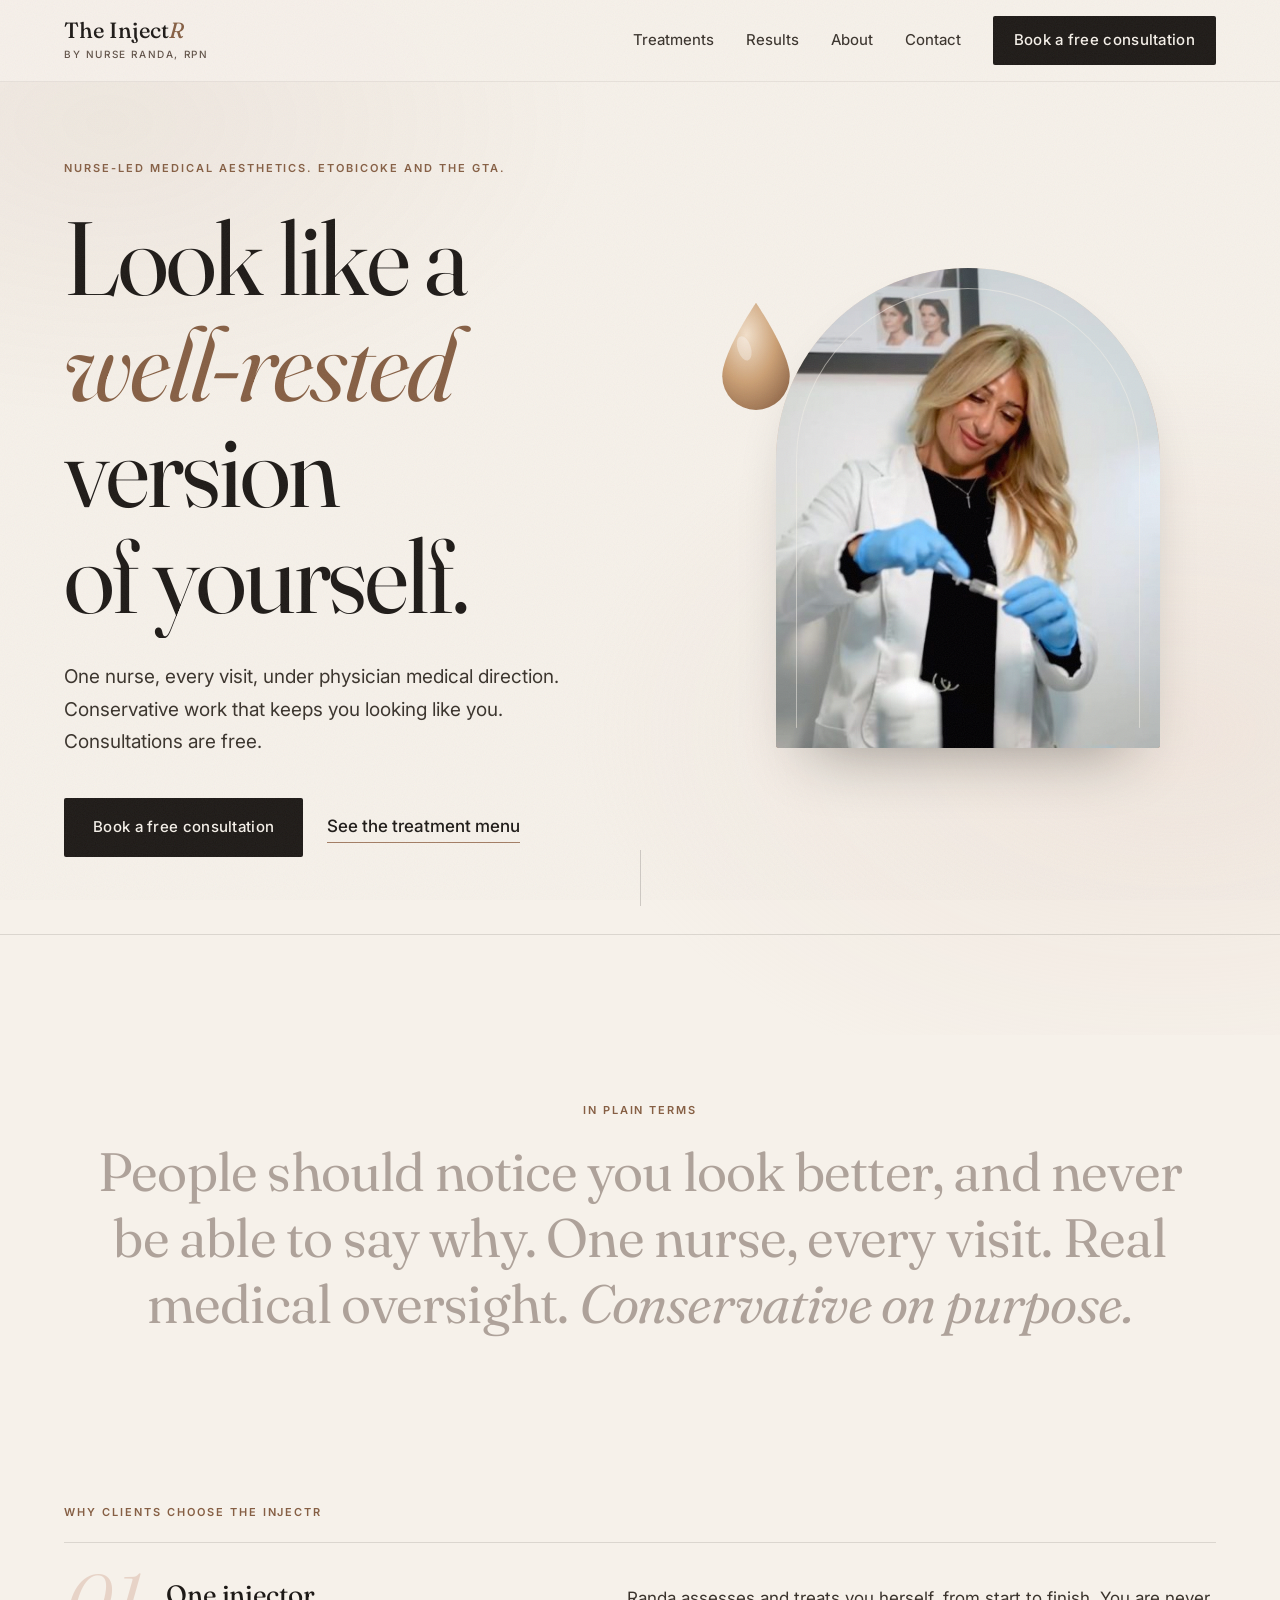
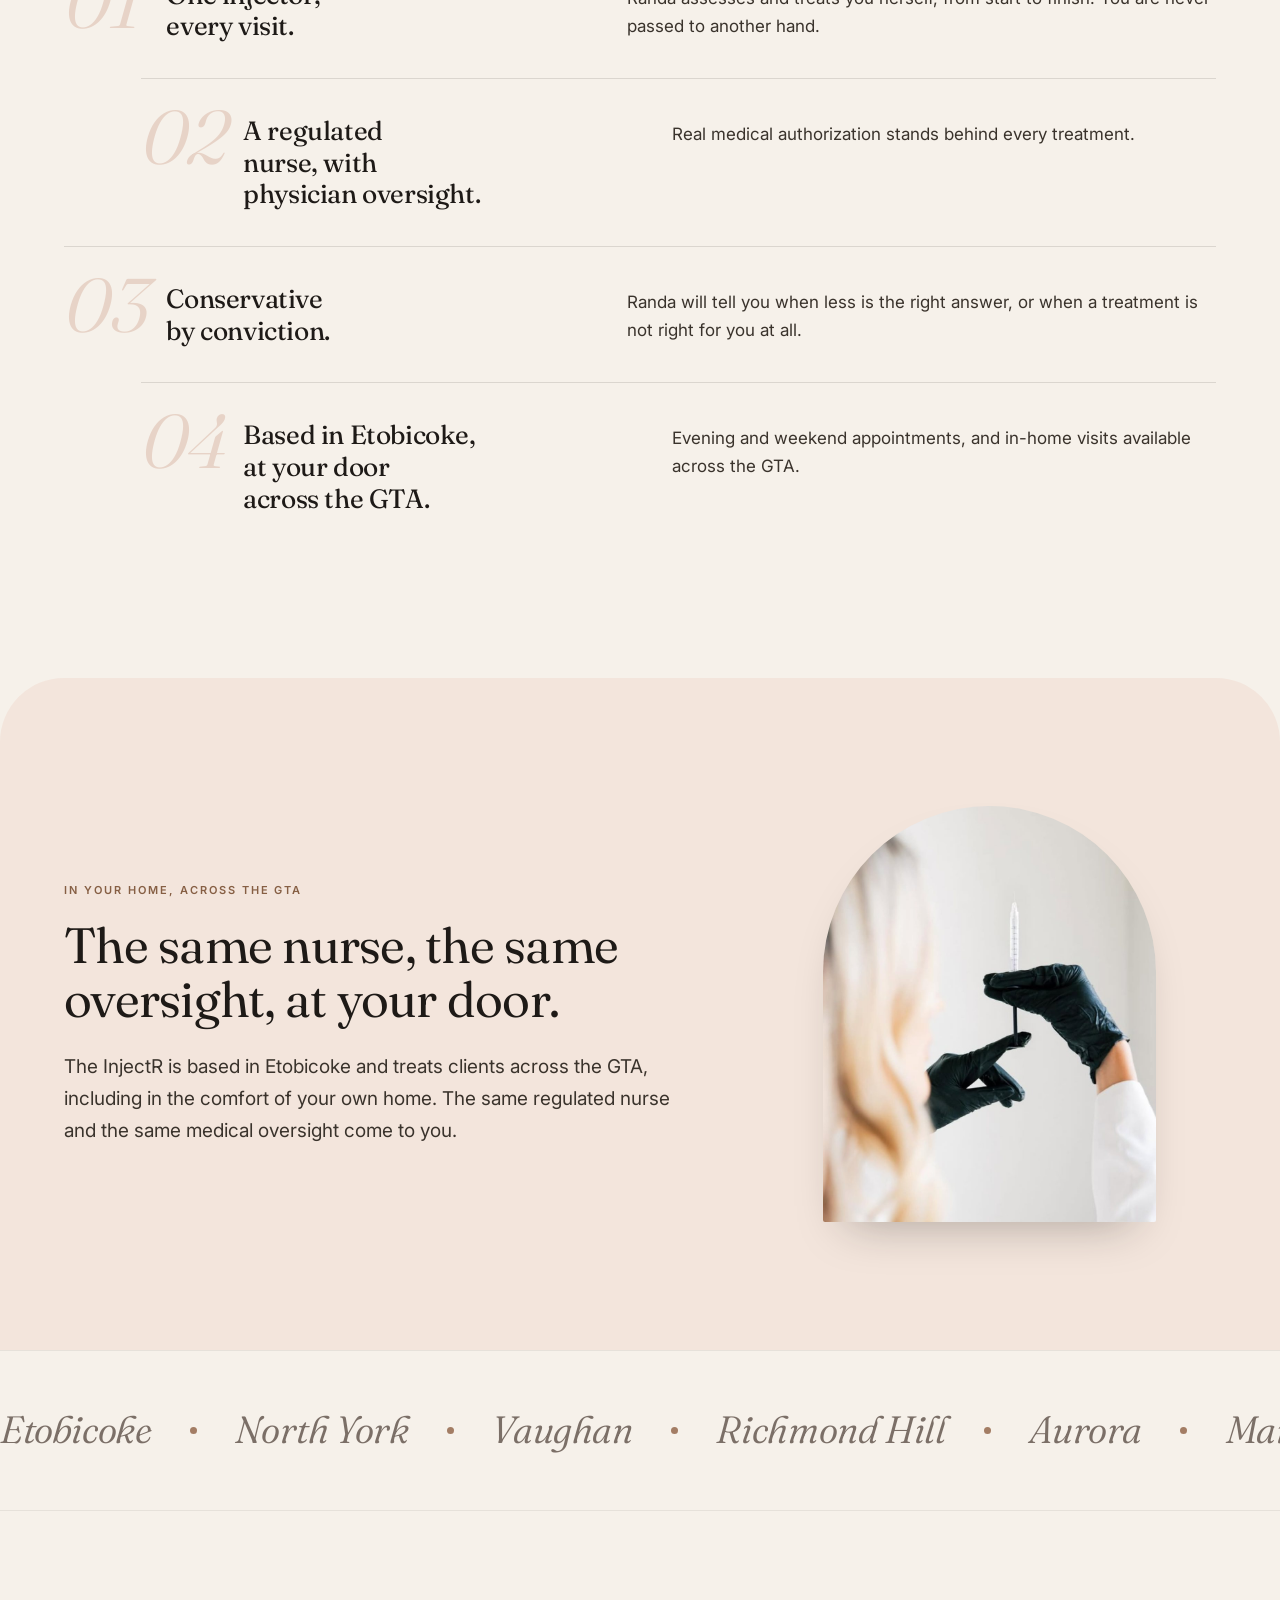
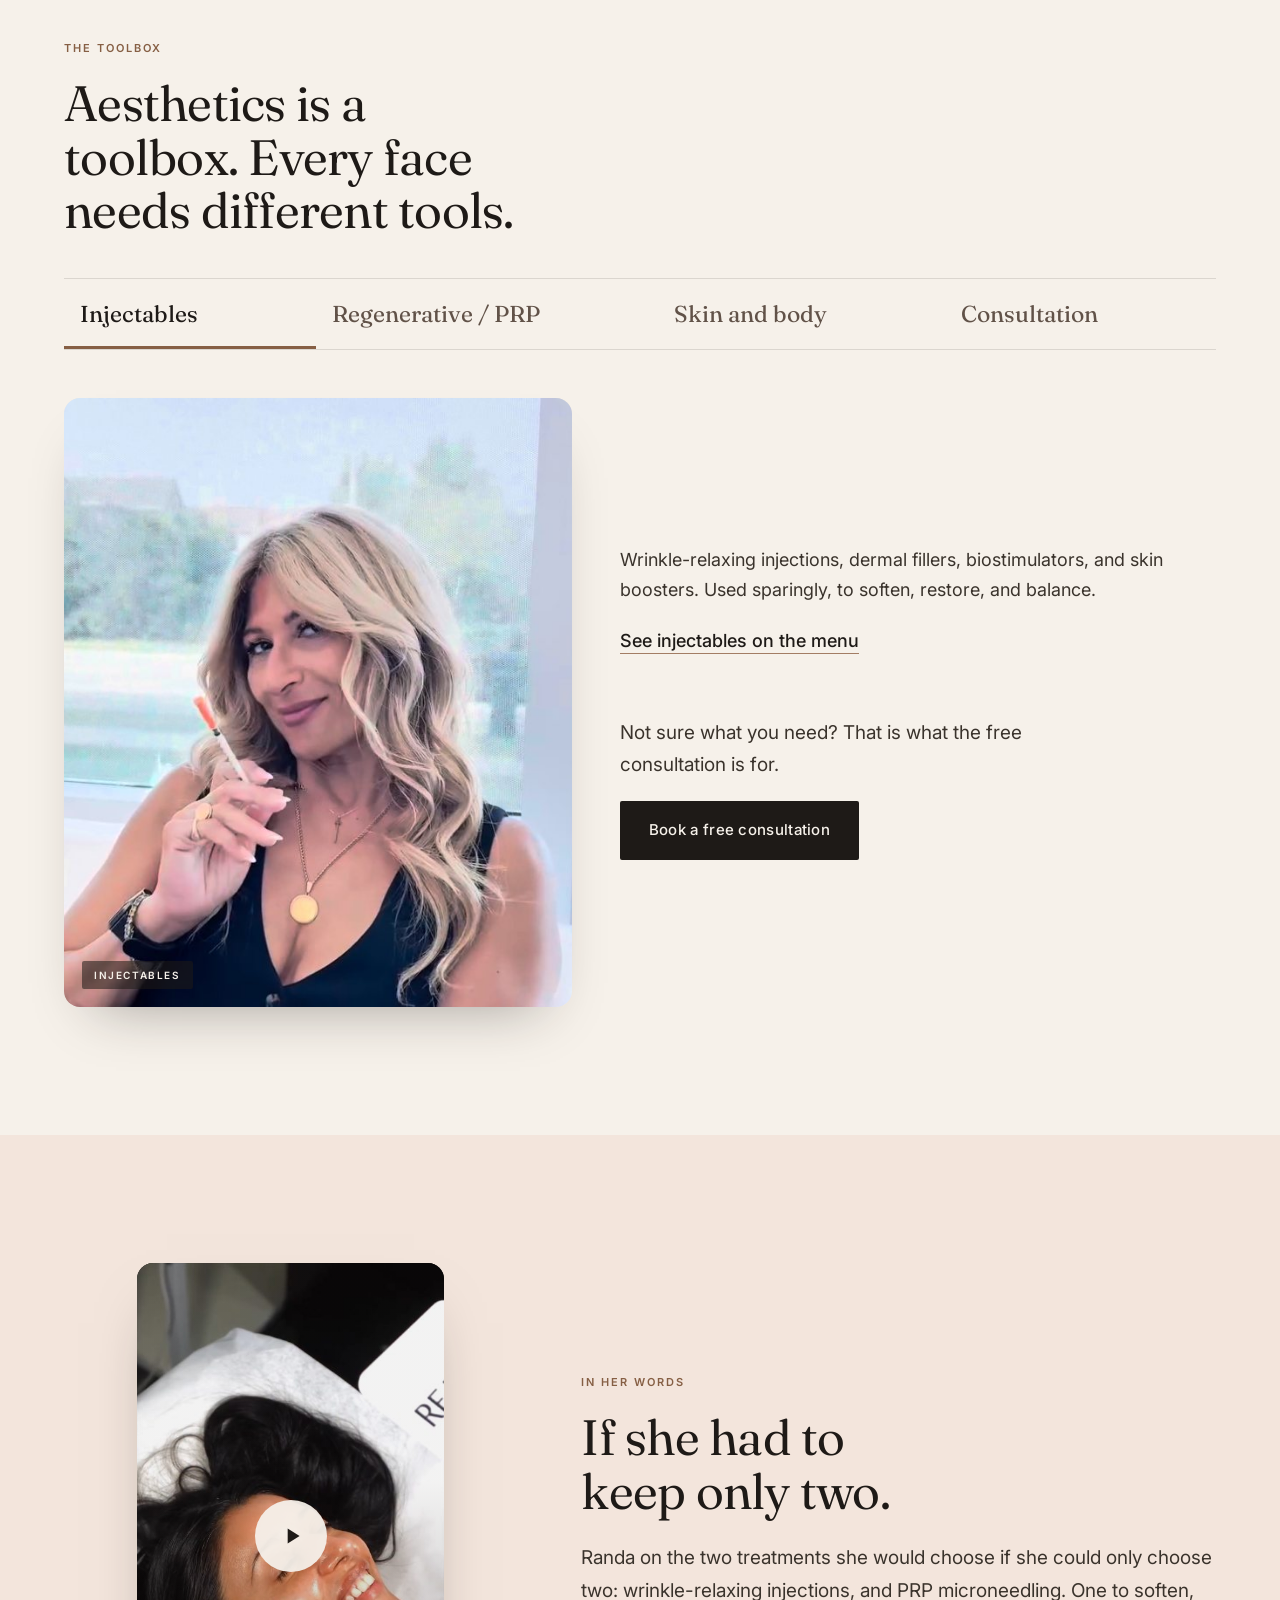
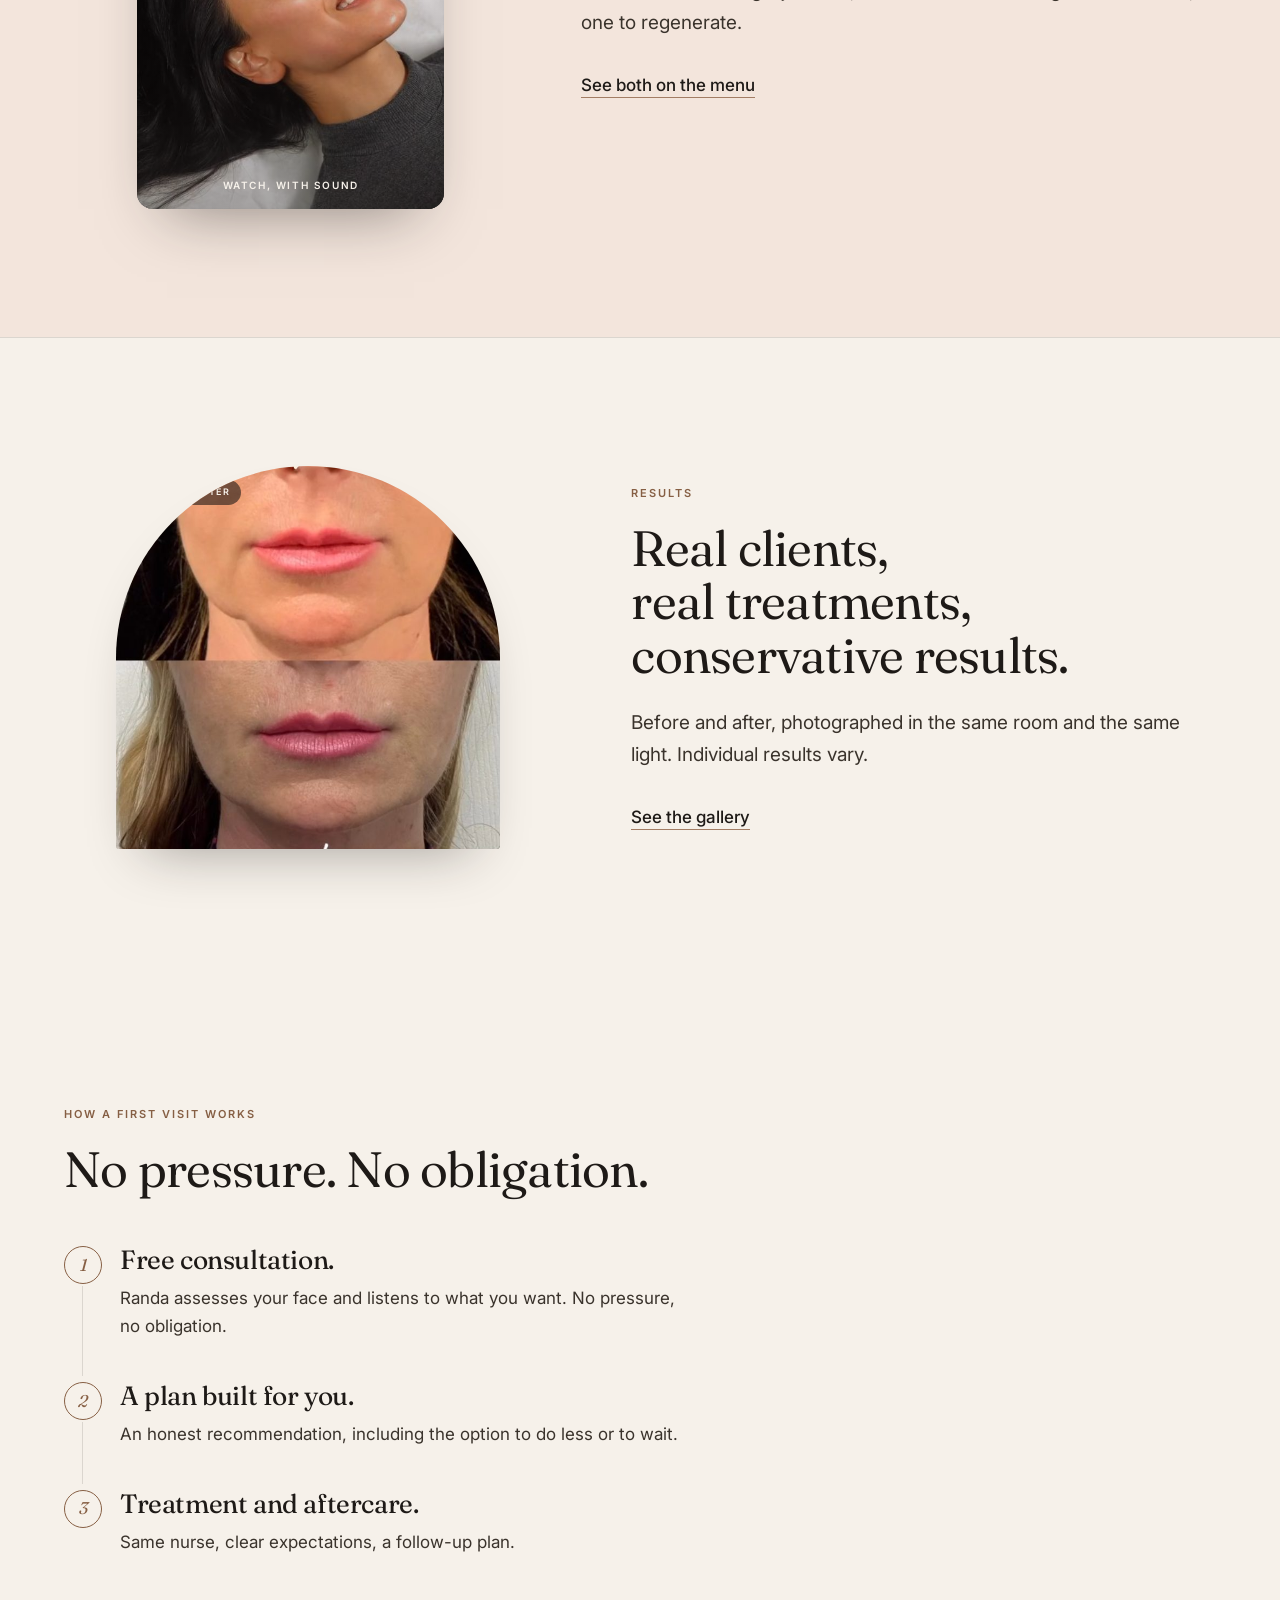
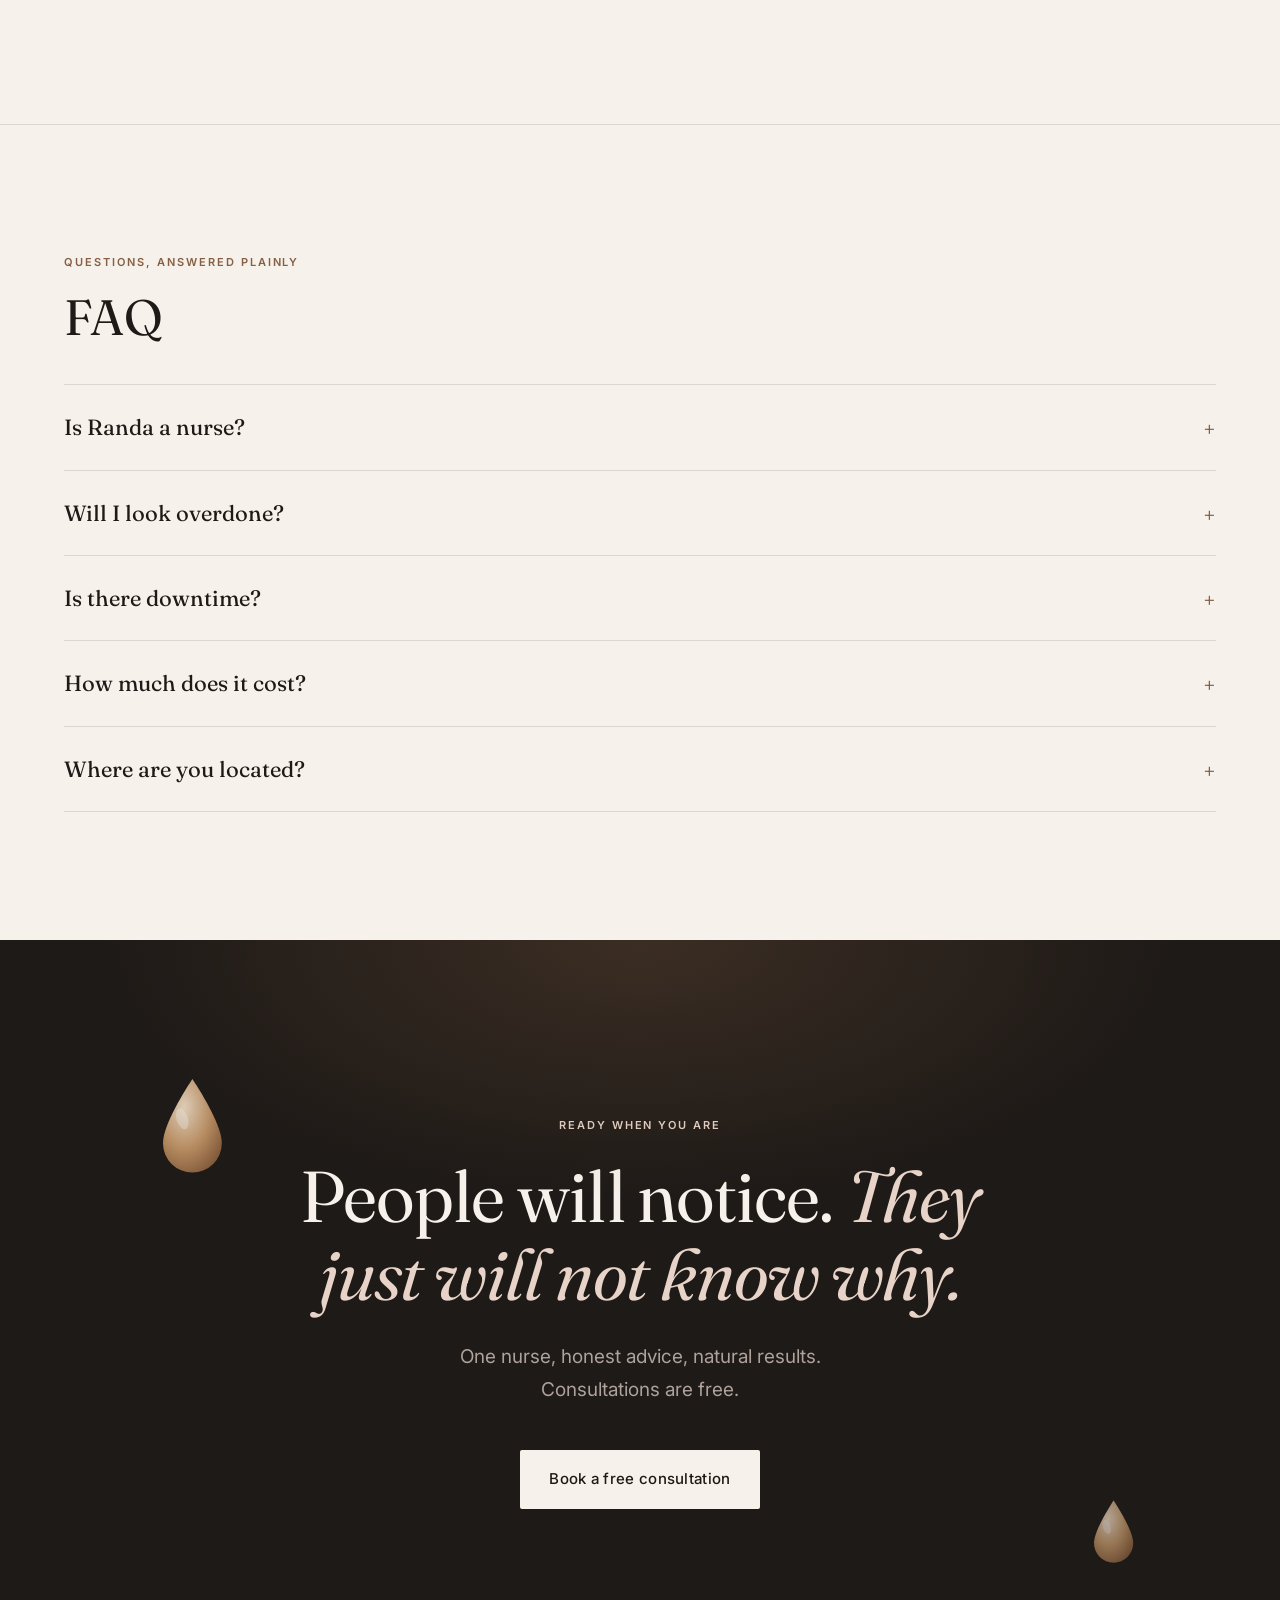
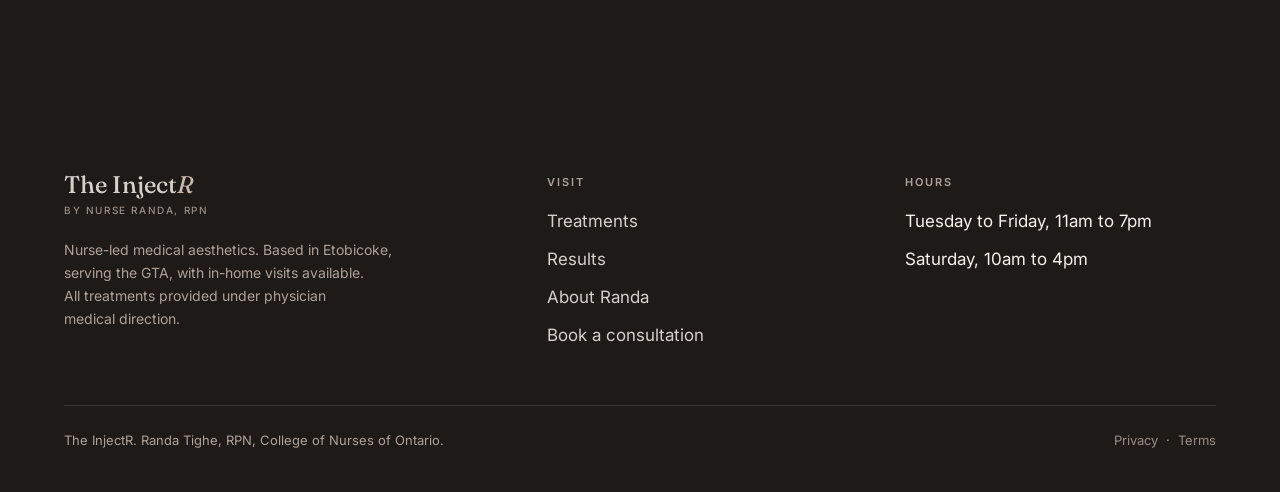
<file: index.html>
<!DOCTYPE html>
<html lang="en-CA">
<head>
  <meta charset="UTF-8">
  <meta name="viewport" content="width=device-width, initial-scale=1.0">
  <title>The InjectR | Nurse-Led Medical Aesthetics in Etobicoke and the GTA</title>
  <meta name="description" content="The InjectR is a nurse-led medical aesthetics practice in Etobicoke serving the GTA, including in-home visits. Conservative, natural injectable and regenerative treatments by Randa Tighe, RPN, under physician medical direction. Consultations are free.">
  <link rel="canonical" href="https://theinjectr.com/">
  <link rel="preconnect" href="https://fonts.googleapis.com">
  <link rel="preconnect" href="https://fonts.gstatic.com" crossorigin>
  <link href="https://fonts.googleapis.com/css2?family=Fraunces:ital,opsz,wght@0,9..144,300..600;1,9..144,300..600&family=Inter:wght@400;450;500;550;600&display=swap" rel="stylesheet">
  <link rel="stylesheet" href="styles/injectr.css">
  <style>
    /* ---------- Ink curtain entrance ---------- */

    .curtain {
      position: fixed;
      inset: 0;
      z-index: 200;
      background: var(--ink);
      display: flex;
      align-items: center;
      justify-content: center;
      pointer-events: none;
      visibility: hidden;
    }
    .curtain .cw {
      font-family: var(--serif);
      font-weight: 400;
      color: var(--oat);
      font-size: clamp(2rem, 5vw, 3.5rem);
      letter-spacing: 0.01em;
    }
    .curtain .cw .r { font-style: italic; color: var(--blush); }
    @media (prefers-reduced-motion: no-preference) {
      .curtain { visibility: visible; animation: curtain-lift 850ms cubic-bezier(0.7, 0, 0.2, 1) 700ms forwards; }
      .curtain .cw { animation: cw-in 550ms var(--ease-out) both; }
    }
    @keyframes curtain-lift { to { transform: translateY(-100%); visibility: hidden; } }
    @keyframes cw-in { from { opacity: 0; transform: translateY(18px); } }

    /* ---------- Hero: typographic, arch + drops ---------- */

    .hero2 {
      position: relative;
      min-height: 90svh;
      display: flex;
      align-items: center;
      overflow: hidden;
      padding-block: clamp(3rem, 6vw, 5rem);
    }
    .hero2-grid {
      display: grid;
      gap: clamp(2.5rem, 5vw, 4.5rem);
      grid-template-columns: 1fr;
      align-items: center;
      width: 100%;
    }
    @media (min-width: 900px) {
      .hero2-grid { grid-template-columns: minmax(0, 1fr) minmax(0, 0.84fr); }
    }
    .hero2-media { position: relative; }

    .hero-arch {
      position: relative;
      width: min(100%, clamp(380px, 30vw, 600px));
      margin-inline: auto;
      aspect-ratio: 4 / 5;
      border-radius: 999px 999px 14px 14px;
      overflow: hidden;
      background: linear-gradient(165deg, #ECDBCE 0%, #CDA585 58%, #B0855F 100%);
      box-shadow: 0 34px 64px -34px rgba(30, 26, 23, 0.45);
    }
    .hero-arch image-slot { position: absolute; inset: 0; width: 100%; height: 100%; display: block; }
    .hero-arch video { position: absolute; inset: 0; width: 100%; height: 100%; object-fit: cover; display: block; }
    .hero-arch::before {
      content: "";
      position: absolute;
      inset: clamp(0.75rem, 2vw, 1.25rem);
      border: 1px solid rgba(246, 241, 234, 0.5);
      border-bottom: 0;
      border-radius: 999px 999px 4px 4px;
      pointer-events: none;
      z-index: 4;
    }

    .drop { position: absolute; pointer-events: none; z-index: 5; }
    .drop svg { display: block; width: 100%; height: auto; }
    @media (prefers-reduced-motion: no-preference) {
      .drop svg { animation: drop-float 7s ease-in-out infinite alternate; }
    }
    @keyframes drop-float {
      from { transform: translateY(-10px); }
      to { transform: translateY(12px); }
    }
    .hero2-media .drop-a { width: clamp(60px, 7vw, 88px); left: -1.5%; top: 6%; opacity: 0.92; }
    @media (max-width: 720px) {
      .hero2-media .drop-a { left: 2%; top: 2%; }
    }

    .hero2-content { position: relative; z-index: 2; width: 100%; }

    .hero2 h1 {
      font-size: clamp(2.875rem, 8.4vw, 6.5rem);
      line-height: 1.02;
      letter-spacing: -0.02em;
      margin-top: 1.75rem;
    }
    .hero2 h1 em { font-style: italic; color: var(--clay-deep); }
    .hero2 h1 .line { display: block; overflow: hidden; padding-bottom: 0.08em; margin-bottom: -0.08em; }
    .hero2 h1 .line-inner { display: block; }

    .hero2-sub {
      margin-top: 2rem;
      max-width: 42ch;
      font-size: clamp(1.0625rem, 1.6vw, 1.1875rem);
      line-height: 1.7;
      color: var(--ink-soft);
    }
    .hero2-actions { display: flex; flex-wrap: wrap; align-items: center; gap: 1.5rem; margin-top: 2.5rem; }

    @media (prefers-reduced-motion: no-preference) {
      .intro-rise { animation: intro-rise 900ms var(--ease-out) both; animation-delay: var(--d, 0ms); }
      .hero2 h1 .line-inner { animation: line-rise 950ms cubic-bezier(0.2, 0.8, 0.2, 1) both; animation-delay: var(--d, 0ms); }
    }
    @keyframes intro-rise { from { opacity: 0; transform: translateY(22px); } }
    @keyframes line-rise { from { transform: translateY(112%); } }

    .scroll-hint {
      position: absolute;
      left: 50%;
      bottom: 1.75rem;
      width: 1px;
      height: 56px;
      background: rgba(30, 26, 23, 0.18);
      overflow: hidden;
    }
    .scroll-hint span {
      position: absolute;
      left: 0;
      top: -40%;
      width: 100%;
      height: 40%;
      background: var(--clay-deep);
    }
    @media (prefers-reduced-motion: no-preference) {
      .scroll-hint span { animation: hint-drip 2.2s cubic-bezier(0.4, 0, 0.6, 1) infinite; }
    }
    @keyframes hint-drip { to { top: 100%; } }

    /* ---------- Manifesto: words light up as you scroll ---------- */

    .manifesto { padding-block: clamp(6rem, 13vw, 11rem); text-align: center; }
    .manifesto .eyebrow { text-align: center; }
    .manifesto-text {
      font-family: var(--serif);
      font-weight: 380;
      font-size: clamp(1.75rem, 4.4vw, 3.375rem);
      line-height: 1.22;
      letter-spacing: -0.015em;
      max-width: 22em;
      margin: 1rem auto 0;
      text-wrap: balance;
    }
    .manifesto-text .w { color: var(--grey-3); transition: color 500ms var(--ease-out); }
    .manifesto-text .w.lit { color: var(--ink); }
    .manifesto-text em.w { font-style: italic; }
    .manifesto-text em.w.lit { color: var(--clay-deep); }

    /* ---------- Why list with ghost numerals ---------- */

    .why-list { list-style: none; margin: 0; padding: 0; counter-reset: why; display: grid; }
    .why-list li {
      counter-increment: why;
      position: relative;
      display: grid;
      gap: 0.5rem 2.5rem;
      grid-template-columns: minmax(0, 1fr);
      align-items: baseline;
      padding: 2.25rem 0 2.25rem clamp(4.5rem, 8vw, 7rem);
      border-top: 1px solid var(--line);
    }
    .why-list li::before {
      content: "0" counter(why);
      position: absolute;
      left: 0;
      top: 1.25rem;
      font-family: var(--serif);
      font-style: italic;
      font-weight: 340;
      font-size: clamp(3rem, 6vw, 4.75rem);
      line-height: 1;
      color: var(--blush);
    }
    .why-list p { color: var(--ink-soft); max-width: 56ch; }
    @media (min-width: 820px) {
      .why-list li { grid-template-columns: minmax(0, 5fr) minmax(0, 7fr); }
      .why-list h3 { max-width: 16ch; }
      .why-list li:nth-child(even) { margin-left: clamp(0rem, 6vw, 5rem); }
    }

    /* ---------- In your home band with arch photo ---------- */

    .home-band {
      background: var(--clay-wash);
      border-radius: clamp(2rem, 6vw, 4rem) clamp(2rem, 6vw, 4rem) 0 0;
    }
    .home-band .band-grid {
      display: grid;
      gap: 3rem;
      grid-template-columns: 1fr;
      align-items: center;
    }
    @media (min-width: 820px) {
      .home-band .band-grid { grid-template-columns: minmax(0, 7fr) minmax(0, 5fr); gap: 4rem; }
    }
    .home-band h2 { max-width: 18ch; }
    .band-arch {
      width: min(clamp(320px, 26vw, 520px), 82%);
      aspect-ratio: 4 / 5;
      justify-self: center;
      border-radius: 999px 999px 12px 12px;
      overflow: hidden;
      box-shadow: 0 24px 48px -24px rgba(30, 26, 23, 0.35);
    }
    .band-arch image-slot { width: 100%; height: 100%; display: block; }
    .band-arch img { width: 100%; height: 100%; object-fit: cover; display: block; }

    /* ---------- Toolbox ---------- */

    .toolbox-row {
      display: flex;
      flex-wrap: wrap;
      margin-top: 2.5rem;
      border-top: 1px solid var(--line);
      border-bottom: 1px solid var(--line);
    }
    .toolbox-tab {
      flex: 1 1 auto;
      background: none;
      border: 0;
      border-bottom: 3px solid transparent;
      cursor: pointer;
      font-family: var(--serif);
      font-size: clamp(1.125rem, 1.8vw, 1.45rem);
      font-weight: 420;
      color: var(--grey-1);
      padding: 1.25rem 1rem 1.125rem;
      text-align: left;
      transition: color 250ms var(--ease-out), border-color 250ms var(--ease-out);
    }
    .toolbox-tab:hover { color: var(--ink); }
    .toolbox-tab.is-active { color: var(--ink); border-bottom-color: var(--clay-deep); }
    .toolbox-tab:focus-visible { outline: 2px solid var(--clay-deep); outline-offset: -2px; }
    .toolbox-panels { display: grid; margin-top: 2.5rem; min-height: 8.5rem; }
    .toolbox-panel {
      grid-area: 1 / 1;
      opacity: 0;
      visibility: hidden;
      transform: translateY(10px);
      transition: opacity 320ms var(--ease-out), transform 320ms var(--ease-out), visibility 0s 320ms;
    }
    .toolbox-panel.is-active {
      opacity: 1;
      visibility: visible;
      transform: none;
      transition: opacity 320ms var(--ease-out), transform 320ms var(--ease-out);
    }
    .toolbox-panel p { max-width: 56ch; font-size: 1.125rem; line-height: 1.7; color: var(--ink-soft); }
    .toolbox-close {
      margin-top: 3rem;
      display: flex;
      flex-wrap: wrap;
      align-items: center;
      gap: 1.25rem 2rem;
    }
    .toolbox-close .lede { max-width: 36ch; }

    .toolbox-grid {
      display: grid;
      gap: clamp(1.75rem, 4vw, 3rem);
      grid-template-columns: 1fr;
      align-items: start;
      margin-top: clamp(2rem, 4vw, 3rem);
    }
    @media (min-width: 900px) {
      .toolbox-grid { grid-template-columns: minmax(0, 0.92fr) minmax(0, 1.08fr); align-items: center; }
    }
    .toolbox-media {
      position: relative;
      border-radius: 16px;
      overflow: hidden;
      aspect-ratio: 5 / 6;
      background: var(--oat-deep);
      box-shadow: 0 28px 56px -32px rgba(30, 26, 23, 0.42);
    }
    .toolbox-media .tm {
      position: absolute;
      inset: 0;
      opacity: 0;
      visibility: hidden;
      transition: opacity 600ms var(--ease-out), visibility 0s 600ms;
    }
    .toolbox-media .tm.is-active {
      opacity: 1;
      visibility: visible;
      transition: opacity 600ms var(--ease-out);
    }
    .toolbox-media .tm image-slot { position: absolute; inset: 0; width: 100%; height: 100%; display: block; }
    .toolbox-media .tm img { position: absolute; inset: 0; width: 100%; height: 100%; object-fit: cover; display: block; }
    .toolbox-media .tm .tm-tag {
      position: absolute;
      left: 1.125rem;
      bottom: 1.125rem;
      z-index: 2;
      font-family: var(--sans);
      font-size: 0.625rem;
      font-weight: 600;
      letter-spacing: 0.16em;
      text-transform: uppercase;
      color: var(--oat);
      padding: 0.375rem 0.75rem;
      background: rgba(30, 26, 23, 0.55);
      border-radius: 2px;
      pointer-events: none;
    }
    .toolbox-side .toolbox-panels { margin-top: 0; }
    .toolbox-side .toolbox-close { margin-top: 2.25rem; }

    /* ---------- Watch band: click-to-play explainer ---------- */
    .watch { background: var(--clay-wash); }
    .watch-grid {
      display: grid;
      gap: clamp(2rem, 5vw, 4rem);
      grid-template-columns: 1fr;
      align-items: center;
    }
    @media (min-width: 860px) {
      .watch-grid { grid-template-columns: minmax(0, 5fr) minmax(0, 7fr); }
    }
    .watch h2 { max-width: 16ch; }
    .vplayer {
      position: relative;
      width: min(100%, clamp(300px, 24vw, 440px));
      margin-inline: auto;
      aspect-ratio: 9 / 16;
      border-radius: 16px;
      overflow: hidden;
      background: var(--ink);
      box-shadow: 0 30px 60px -30px rgba(30, 26, 23, 0.5);
    }
    .vplayer video { position: absolute; inset: 0; width: 100%; height: 100%; object-fit: cover; display: block; }
    .vplayer .vplay {
      position: absolute;
      inset: 0;
      z-index: 2;
      display: flex;
      align-items: center;
      justify-content: center;
      background: linear-gradient(to top, rgba(30, 26, 23, 0.4), rgba(30, 26, 23, 0.05) 60%);
      border: 0;
      cursor: pointer;
    }
    .vplayer .vplay .pb {
      width: 72px;
      height: 72px;
      border-radius: 50%;
      background: rgba(246, 241, 234, 0.94);
      display: flex;
      align-items: center;
      justify-content: center;
      transition: transform 200ms var(--ease-out), background-color 200ms var(--ease-out);
    }
    .vplayer .vplay:hover .pb { transform: scale(1.07); background: var(--oat); }
    .vplayer .vplay .pb svg { width: 26px; height: 26px; margin-left: 3px; color: var(--ink); }
    .vplayer .vplay .pb-cap {
      position: absolute;
      bottom: 1.125rem;
      left: 0;
      right: 0;
      text-align: center;
      font-family: var(--sans);
      font-size: 0.625rem;
      font-weight: 600;
      letter-spacing: 0.16em;
      text-transform: uppercase;
      color: var(--oat);
    }
    .vplayer.is-playing .vplay { display: none; }

    /* ---------- Results teaser: arch-framed reveal ---------- */

    .results-teaser .teaser-grid {
      display: grid;
      gap: 2.5rem;
      grid-template-columns: 1fr;
      align-items: center;
    }
    @media (min-width: 900px) {
      .results-teaser .teaser-grid { grid-template-columns: minmax(0, 5fr) minmax(0, 6fr); gap: 5rem; }
      .results-teaser .teaser-copy { order: 2; }
      .results-teaser .teaser-media { order: 1; }
    }
    .results-teaser .teaser-frame {
      position: relative;
      max-width: clamp(380px, 30vw, 560px);
      margin-inline: auto;
      border-radius: 999px 999px 14px 14px;
      overflow: hidden;
      background: var(--oat-deep);
      box-shadow: 0 28px 56px -30px rgba(30, 26, 23, 0.42);
    }
    .results-teaser .teaser-frame img { width: 100%; height: auto; display: block; }
    .results-teaser .teaser-frame .ba-tag {
      position: absolute;
      left: 0.875rem;
      top: 0.875rem;
      z-index: 2;
      font-family: var(--sans);
      font-size: 0.5625rem;
      font-weight: 600;
      letter-spacing: 0.16em;
      text-transform: uppercase;
      color: var(--oat);
      background: rgba(30, 26, 23, 0.6);
      border-radius: 999px;
      padding: 0.3rem 0.65rem;
    }
    .results-teaser .ba {
      aspect-ratio: 4 / 5;
      max-width: 460px;
      margin-inline: auto;
      border-radius: 999px 999px 12px 12px;
    }

    /* ---------- Steps ---------- */

    .steps { list-style: none; margin: 3rem 0 0; padding: 0; display: grid; gap: 0; counter-reset: step; max-width: 44rem; }
    .steps li {
      counter-increment: step;
      position: relative;
      padding: 0 0 2.5rem 3.5rem;
    }
    .steps li::before {
      content: counter(step);
      position: absolute;
      left: 0;
      top: 0.1rem;
      width: 2.25rem;
      height: 2.25rem;
      border: 1px solid var(--clay-deep);
      border-radius: 50%;
      display: flex;
      align-items: center;
      justify-content: center;
      font-family: var(--serif);
      font-style: italic;
      color: var(--clay-deep);
    }
    .steps li:not(:last-child)::after {
      content: "";
      position: absolute;
      left: 1.125rem;
      top: 2.6rem;
      bottom: 0.25rem;
      width: 1px;
      background: var(--line);
    }
    .steps h3 { margin-bottom: 0.5rem; }
    .steps p { color: var(--ink-soft); max-width: 52ch; }

    /* ---------- Immersive ink closing ---------- */

    .closing2 {
      position: relative;
      background: var(--ink);
      color: var(--oat);
      overflow: hidden;
      padding-block: clamp(6rem, 14vw, 11rem);
      text-align: center;
    }
    .closing2::before {
      content: "";
      position: absolute;
      inset: 0;
      pointer-events: none;
      background: radial-gradient(60% 50% at 50% 0%, oklch(0.52 0.065 55 / 0.28), transparent 70%);
    }
    .closing2 .eyebrow { color: var(--blush); text-align: center; }
    .closing2 h2 {
      font-size: clamp(2.25rem, 6vw, 4.5rem);
      max-width: 18ch;
      margin: 1.5rem auto 0;
    }
    .closing2 h2 em { font-style: italic; color: var(--blush); }
    .closing2 .lede { color: var(--grey-3); margin: 1.75rem auto 0; max-width: 40ch; }
    .closing2 .btn { margin-top: 2.75rem; }
    .closing2 .drop-c {
      position: absolute;
      width: clamp(50px, 6vw, 80px);
      left: clamp(6vw, 12vw, 14vw);
      top: 18%;
      opacity: 0.9;
    }
    .closing2 .drop-d {
      position: absolute;
      width: clamp(34px, 4vw, 52px);
      right: clamp(6vw, 11vw, 13vw);
      bottom: 16%;
      opacity: 0.7;
    }
  </style>
</head>
<body>

  <div class="curtain" aria-hidden="true">
    <p class="cw">The Inject<span class="r">R</span></p>
  </div>

  <header class="site-header">
    <div class="wrap">
      <a class="lockup" href="index.html" aria-label="The InjectR, home">
        <span class="brand">The Inject<span class="r">R</span></span>
        <span class="credential">by Nurse Randa, RPN</span>
      </a>
      <button class="nav-toggle" aria-expanded="false" aria-controls="site-nav" aria-label="Menu">
        <svg width="22" height="22" viewBox="0 0 22 22" fill="none" stroke="currentColor" stroke-width="1.5"><path d="M2 6h18M2 11h18M2 16h18"></path></svg>
      </button>
      <nav class="site-nav" id="site-nav" aria-label="Main">
        <a href="treatments.html">Treatments</a>
        <a href="results.html">Results</a>
        <a href="about.html">About</a>
        <a href="contact.html">Contact</a>
        <a class="btn btn-primary" href="contact.html">Book a free consultation</a>
      </nav>
    </div>
  </header>

  <main>

    <!-- HERO -->
    <section class="hero2" data-screen-label="Home hero">
      <div class="wrap hero2-grid">
        <div class="hero2-content">
          <p class="eyebrow intro-rise" style="--d: 1000ms;">Nurse-led medical aesthetics. Etobicoke and the GTA.</p>
          <h1>
            <span class="line"><span class="line-inner" style="--d: 1080ms;">Look like a</span></span>
            <span class="line"><span class="line-inner" style="--d: 1180ms;"><em>well-rested</em> version</span></span>
            <span class="line"><span class="line-inner" style="--d: 1280ms;">of yourself.</span></span>
          </h1>
          <p class="hero2-sub intro-rise" style="--d: 1440ms;">One nurse, every visit, under physician medical direction. Conservative work that keeps you looking like you. Consultations are free.</p>
          <div class="hero2-actions intro-rise" style="--d: 1560ms;">
            <a class="btn btn-primary" href="contact.html">Book a free consultation</a>
            <a class="text-link" href="treatments.html">See the treatment menu</a>
          </div>
        </div>
        <div class="hero2-media intro-rise" style="--d: 1220ms;">
          <div class="hero-arch">
            <video class="hero-arch-video" data-autoplay muted loop playsinline preload="none" poster="assets/video/randa-hero-poster.jpg" data-src="assets/video/randa-hero.mp4"></video>
          </div>
          <div class="drop drop-a" aria-hidden="true" data-parallax="-0.05">
            <svg viewBox="0 0 120 160" fill="none">
              <defs>
                <radialGradient id="dropg-a" cx="36%" cy="30%" r="80%">
                  <stop offset="0%" stop-color="#F2DFC8"></stop>
                  <stop offset="55%" stop-color="#C89A6B"></stop>
                  <stop offset="100%" stop-color="#8A5E3C"></stop>
                </radialGradient>
              </defs>
              <path d="M60 8 C60 8 14 76 14 108 a46 46 0 0 0 92 0 C106 76 60 8 60 8 Z" fill="url(#dropg-a)"></path>
              <ellipse cx="44" cy="70" rx="9" ry="17" fill="rgba(255,255,255,0.35)" transform="rotate(-18 44 70)"></ellipse>
            </svg>
          </div>
        </div>
      </div>
      <div class="scroll-hint" aria-hidden="true"><span></span></div>
    </section>

    <!-- MANIFESTO -->
    <section class="manifesto rule-top" data-screen-label="In plain terms">
      <div class="wrap">
        <p class="eyebrow">In plain terms</p>
        <p class="manifesto-text" data-words>People should notice you look better, and never be able to say why. One nurse, every visit. Real medical oversight. <em>Conservative on purpose.</em></p>
      </div>
    </section>

    <!-- WHY CLIENTS CHOOSE -->
    <section data-screen-label="Why clients choose The InjectR" style="padding-top: 0;">
      <div class="wrap">
        <p class="eyebrow">Why clients choose The InjectR</p>
        <ol class="why-list">
          <li data-reveal>
            <h3>One injector, every visit.</h3>
            <p>Randa assesses and treats you herself, from start to finish. You are never passed to another hand.</p>
          </li>
          <li data-reveal>
            <h3>A regulated nurse, with physician oversight.</h3>
            <p>Real medical authorization stands behind every treatment.</p>
          </li>
          <li data-reveal>
            <h3>Conservative by conviction.</h3>
            <p>Randa will tell you when less is the right answer, or when a treatment is not right for you at all.</p>
          </li>
          <li data-reveal>
            <h3>Based in Etobicoke, at your door across the GTA.</h3>
            <p>Evening and weekend appointments, and in-home visits available across the GTA.</p>
          </li>
        </ol>
      </div>
    </section>

    <!-- IN YOUR HOME -->
    <section class="home-band" data-screen-label="In your home, across the GTA">
      <div class="wrap band-grid">
        <div data-reveal>
          <p class="eyebrow">In your home, across the GTA</p>
          <h2>The same nurse, the same oversight, at your door.</h2>
          <p class="lede" style="margin-top: 1.5rem;">The InjectR is based in Etobicoke and treats clients across the GTA, including in the comfort of your own home. The same regulated nurse and the same medical oversight come to you.</p>
        </div>
        <div class="band-arch" data-reveal>
          <img src="assets/img/cinematic-injectable.jpg" width="964" height="1261" loading="lazy" decoding="async" alt="Close-up of gloved hands holding a treatment syringe">
        </div>
      </div>
    </section>

    <!-- AREAS SERVED MARQUEE -->
    <div class="marquee" data-screen-label="Areas served">
      <p class="visually-hidden">Serving Etobicoke, North York, Vaughan, Richmond Hill, Aurora, Markham, Oakville, and Mississauga.</p>
      <div class="marquee-track" aria-hidden="true">
        <div class="marquee-run">
          <span>Etobicoke</span><i></i><span>North York</span><i></i><span>Vaughan</span><i></i><span>Richmond Hill</span><i></i><span>Aurora</span><i></i><span>Markham</span><i></i><span>Oakville</span><i></i><span>Mississauga</span><i></i>
        </div>
        <div class="marquee-run">
          <span>Etobicoke</span><i></i><span>North York</span><i></i><span>Vaughan</span><i></i><span>Richmond Hill</span><i></i><span>Aurora</span><i></i><span>Markham</span><i></i><span>Oakville</span><i></i><span>Mississauga</span><i></i>
        </div>
      </div>
    </div>

    <!-- THE TOOLBOX -->
    <section data-screen-label="The toolbox">
      <div class="wrap" data-reveal data-toolbox>
        <p class="eyebrow">The toolbox</p>
        <h2 style="max-width: 17ch;">Aesthetics is a toolbox. Every face needs different tools.</h2>
        <div class="toolbox-row" role="tablist" aria-label="Treatment categories">
          <button class="toolbox-tab is-active" type="button" role="tab" aria-selected="true" id="tool-tab-injectables" aria-controls="tool-panel-injectables" data-tool="injectables">Injectables</button>
          <button class="toolbox-tab" type="button" role="tab" aria-selected="false" id="tool-tab-regenerative" aria-controls="tool-panel-regenerative" data-tool="regenerative">Regenerative / PRP</button>
          <button class="toolbox-tab" type="button" role="tab" aria-selected="false" id="tool-tab-skin" aria-controls="tool-panel-skin" data-tool="skin">Skin and body</button>
          <button class="toolbox-tab" type="button" role="tab" aria-selected="false" id="tool-tab-consult" aria-controls="tool-panel-consult" data-tool="consult">Consultation</button>
        </div>
        <div class="toolbox-grid">
          <div class="toolbox-media">
            <div class="tm is-active" data-tool-media="injectables">
              <img src="assets/img/randa-syringe.jpg" loading="lazy" decoding="async" alt="Randa holding a treatment syringe">
              <span class="tm-tag">Injectables</span>
            </div>
            <div class="tm" data-tool-media="regenerative">
              <img src="assets/results/r42.jpg" loading="lazy" decoding="async" alt="Skin texture after PRP microneedling">
              <span class="tm-tag">Regenerative / PRP</span>
            </div>
            <div class="tm" data-tool-media="skin">
              <img src="assets/results/r75.jpg" loading="lazy" decoding="async" alt="Skin clarity and glow result">
              <span class="tm-tag">Skin and body</span>
            </div>
            <div class="tm" data-tool-media="consult">
              <img src="assets/img/randa-mirror.jpg" loading="lazy" decoding="async" alt="Randa assessing a client's face with a mirror">
              <span class="tm-tag">Consultation</span>
            </div>
          </div>
          <div class="toolbox-side">
            <div class="toolbox-panels">
              <div class="toolbox-panel is-active" role="tabpanel" id="tool-panel-injectables" aria-labelledby="tool-tab-injectables" data-tool-panel="injectables">
                <p>Wrinkle-relaxing injections, dermal fillers, biostimulators, and skin boosters. Used sparingly, to soften, restore, and balance.</p>
                <p style="margin-top: 1.25rem;"><a class="text-link" href="treatments.html">See injectables on the menu</a></p>
              </div>
              <div class="toolbox-panel" role="tabpanel" id="tool-panel-regenerative" aria-labelledby="tool-tab-regenerative" data-tool-panel="regenerative">
                <p>Treatments made from your own plasma, for skin texture, natural volume, and hair. Nothing synthetic.</p>
                <p style="margin-top: 1.25rem;"><a class="text-link" href="treatments.html">See regenerative treatments</a></p>
              </div>
              <div class="toolbox-panel" role="tabpanel" id="tool-panel-skin" aria-labelledby="tool-tab-skin" data-tool-panel="skin">
                <p>Fat dissolving, mesotherapy, and IV therapy. Practical, targeted, and medically supervised.</p>
                <p style="margin-top: 1.25rem;"><a class="text-link" href="treatments.html">See skin and body treatments</a></p>
              </div>
              <div class="toolbox-panel" role="tabpanel" id="tool-panel-consult" aria-labelledby="tool-tab-consult" data-tool-panel="consult">
                <p>A full facial assessment and an honest plan, including the option to do less, or to wait.</p>
                <p style="margin-top: 1.25rem;"><a class="text-link" href="treatments.html">See the full menu</a></p>
              </div>
            </div>
            <div class="toolbox-close">
              <p class="lede">Not sure what you need? That is what the free consultation is for.</p>
              <a class="btn btn-primary" href="contact.html">Book a free consultation</a>
            </div>
          </div>
        </div>
      </div>
    </section>

    <!-- WATCH: explainer -->
    <section class="watch" data-screen-label="Watch with Randa">
      <div class="wrap watch-grid">
        <div class="vplayer" data-vplayer data-reveal>
          <video playsinline preload="none" poster="assets/video/two-treatments-poster.jpg" data-src="assets/video/two-treatments.mp4"></video>
          <button class="vplay" type="button" aria-label="Play the video">
            <span class="pb">
              <svg viewBox="0 0 24 24" fill="currentColor" aria-hidden="true"><path d="M8 5v14l11-7z"></path></svg>
            </span>
            <span class="pb-cap">Watch, with sound</span>
          </button>
        </div>
        <div data-reveal>
          <p class="eyebrow">In her words</p>
          <h2>If she had to keep only two.</h2>
          <p class="lede" style="margin-top: 1.5rem;">Randa on the two treatments she would choose if she could only choose two: wrinkle-relaxing injections, and PRP microneedling. One to soften, one to regenerate.</p>
          <p style="margin-top: 2rem;"><a class="text-link" href="treatments.html">See both on the menu</a></p>
        </div>
      </div>
    </section>

    <!-- RESULTS TEASER -->
    <section class="results-teaser rule-top" data-screen-label="Results teaser">
      <div class="wrap teaser-grid">
        <div class="teaser-copy" data-reveal>
          <p class="eyebrow">Results</p>
          <h2>Real clients, real treatments, conservative results.</h2>
          <p class="lede" style="margin-top: 1.5rem;">Before and after, photographed in the same room and the same light. Individual results vary.</p>
          <p style="margin-top: 2rem;"><a class="text-link" href="results.html">See the gallery</a></p>
        </div>
        <div class="teaser-media" data-reveal>
          <div class="teaser-frame">
            <img src="assets/results/r54.jpg" width="709" height="706" loading="lazy" decoding="async" alt="Before and after of conservative full-face balancing">
            <span class="ba-tag">Before / After</span>
          </div>
        </div>
      </div>
    </section>

    <!-- HOW A FIRST VISIT WORKS -->
    <section data-screen-label="How a first visit works">
      <div class="wrap" data-reveal>
        <p class="eyebrow">How a first visit works</p>
        <h2>No pressure. No obligation.</h2>
        <ol class="steps">
          <li>
            <h3>Free consultation.</h3>
            <p>Randa assesses your face and listens to what you want. No pressure, no obligation.</p>
          </li>
          <li>
            <h3>A plan built for you.</h3>
            <p>An honest recommendation, including the option to do less or to wait.</p>
          </li>
          <li>
            <h3>Treatment and aftercare.</h3>
            <p>Same nurse, clear expectations, a follow-up plan.</p>
          </li>
        </ol>
      </div>
    </section>

    <!-- FAQ -->
    <section class="rule-top" data-screen-label="FAQ">
      <div class="wrap">
        <p class="eyebrow">Questions, answered plainly</p>
        <h2 style="margin-bottom: 2.5rem;">FAQ</h2>
        <div class="faq">
          <details>
            <summary>Is Randa a nurse? <span class="faq-mark">+</span></summary>
            <p class="faq-body">Yes. Randa Tighe is a Registered Practical Nurse registered with the College of Nurses of Ontario, working under physician medical direction.</p>
          </details>
          <details>
            <summary>Will I look overdone? <span class="faq-mark">+</span></summary>
            <p class="faq-body">The approach is conservative. Randa builds results gradually and recommends less when less is right.</p>
          </details>
          <details>
            <summary>Is there downtime? <span class="faq-mark">+</span></summary>
            <p class="faq-body">Most injectable treatments are quick with minimal downtime. Randa explains what to expect for each one at your consultation.</p>
          </details>
          <details>
            <summary>How much does it cost? <span class="faq-mark">+</span></summary>
            <p class="faq-body">It depends on the treatment and what your face actually needs, which is what the free consultation is for. You get clear pricing before anything is booked.</p>
          </details>
          <details>
            <summary>Where are you located? <span class="faq-mark">+</span></summary>
            <p class="faq-body">Based in Etobicoke, serving the GTA, with in-home visits available.</p>
          </details>
        </div>
      </div>
    </section>

    <!-- CLOSING -->
    <section class="closing2" data-screen-label="Closing CTA">
      <div class="drop drop-c" aria-hidden="true" data-parallax="-0.05">
        <svg viewBox="0 0 120 160" fill="none">
          <defs>
            <radialGradient id="dropg-c" cx="36%" cy="30%" r="80%">
              <stop offset="0%" stop-color="#F2DFC8"></stop>
              <stop offset="55%" stop-color="#C89A6B"></stop>
              <stop offset="100%" stop-color="#8A5E3C"></stop>
            </radialGradient>
          </defs>
          <path d="M60 8 C60 8 14 76 14 108 a46 46 0 0 0 92 0 C106 76 60 8 60 8 Z" fill="url(#dropg-c)"></path>
          <ellipse cx="44" cy="70" rx="9" ry="17" fill="rgba(255,255,255,0.35)" transform="rotate(-18 44 70)"></ellipse>
        </svg>
      </div>
      <div class="drop drop-d" aria-hidden="true" data-parallax="-0.09">
        <svg viewBox="0 0 120 160" fill="none">
          <defs>
            <radialGradient id="dropg-d" cx="36%" cy="30%" r="80%">
              <stop offset="0%" stop-color="#F2DFC8"></stop>
              <stop offset="55%" stop-color="#C89A6B"></stop>
              <stop offset="100%" stop-color="#8A5E3C"></stop>
            </radialGradient>
          </defs>
          <path d="M60 8 C60 8 14 76 14 108 a46 46 0 0 0 92 0 C106 76 60 8 60 8 Z" fill="url(#dropg-d)"></path>
          <ellipse cx="44" cy="70" rx="9" ry="17" fill="rgba(255,255,255,0.35)" transform="rotate(-18 44 70)"></ellipse>
        </svg>
      </div>
      <div class="wrap" data-reveal>
        <p class="eyebrow">Ready when you are</p>
        <h2>People will notice. <em>They just will not know why.</em></h2>
        <p class="lede">One nurse, honest advice, natural results. Consultations are free.</p>
        <a class="btn btn-light" href="contact.html">Book a free consultation</a>
      </div>
    </section>

  </main>

  <footer class="site-footer">
    <div class="wrap">
      <div class="footer-grid">
        <div>
          <a class="lockup" href="index.html">
            <span class="brand">The Inject<span class="r">R</span></span>
            <span class="credential">by Nurse Randa, RPN</span>
          </a>
          <p class="footer-note">Nurse-led medical aesthetics. Based in Etobicoke, serving the GTA, with in-home visits available. All treatments provided under physician medical direction.</p>
        </div>
        <div>
          <h4>Visit</h4>
          <ul>
            <li><a href="treatments.html">Treatments</a></li>
            <li><a href="results.html">Results</a></li>
            <li><a href="about.html">About Randa</a></li>
            <li><a href="contact.html">Book a consultation</a></li>
          </ul>
        </div>
        <div>
          <h4>Hours</h4>
          <ul>
            <li>Tuesday to Friday, 11am to 7pm</li>
            <li>Saturday, 10am to 4pm</li>
          </ul>
        </div>
      </div>
      <div class="footer-base">
        <span>The InjectR. Randa Tighe, RPN, College of Nurses of Ontario.</span>
        <span><a href="privacy.html">Privacy</a> &nbsp;&middot;&nbsp; <a href="terms.html">Terms</a></span>
      </div>
    </div>
  </footer>

  <script src="scripts/site.js"></script>
</body>
</html>
</file>
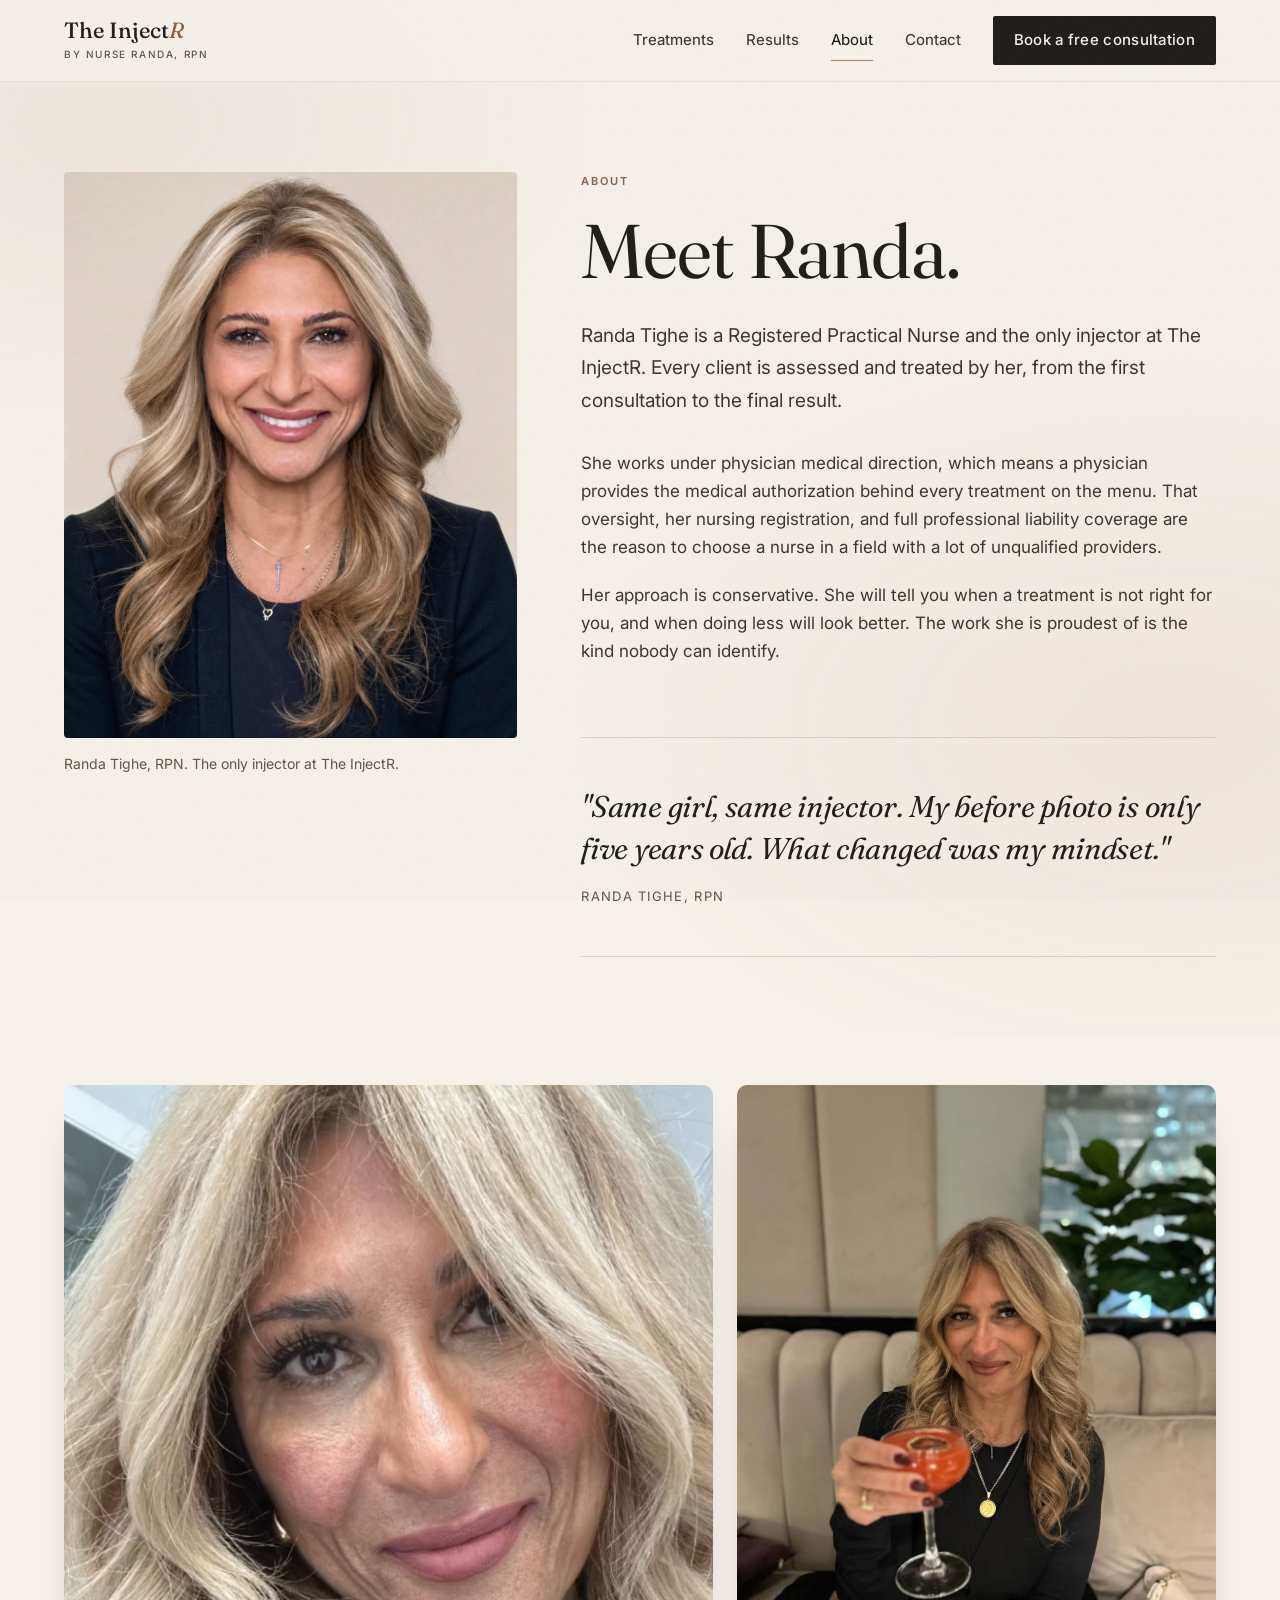
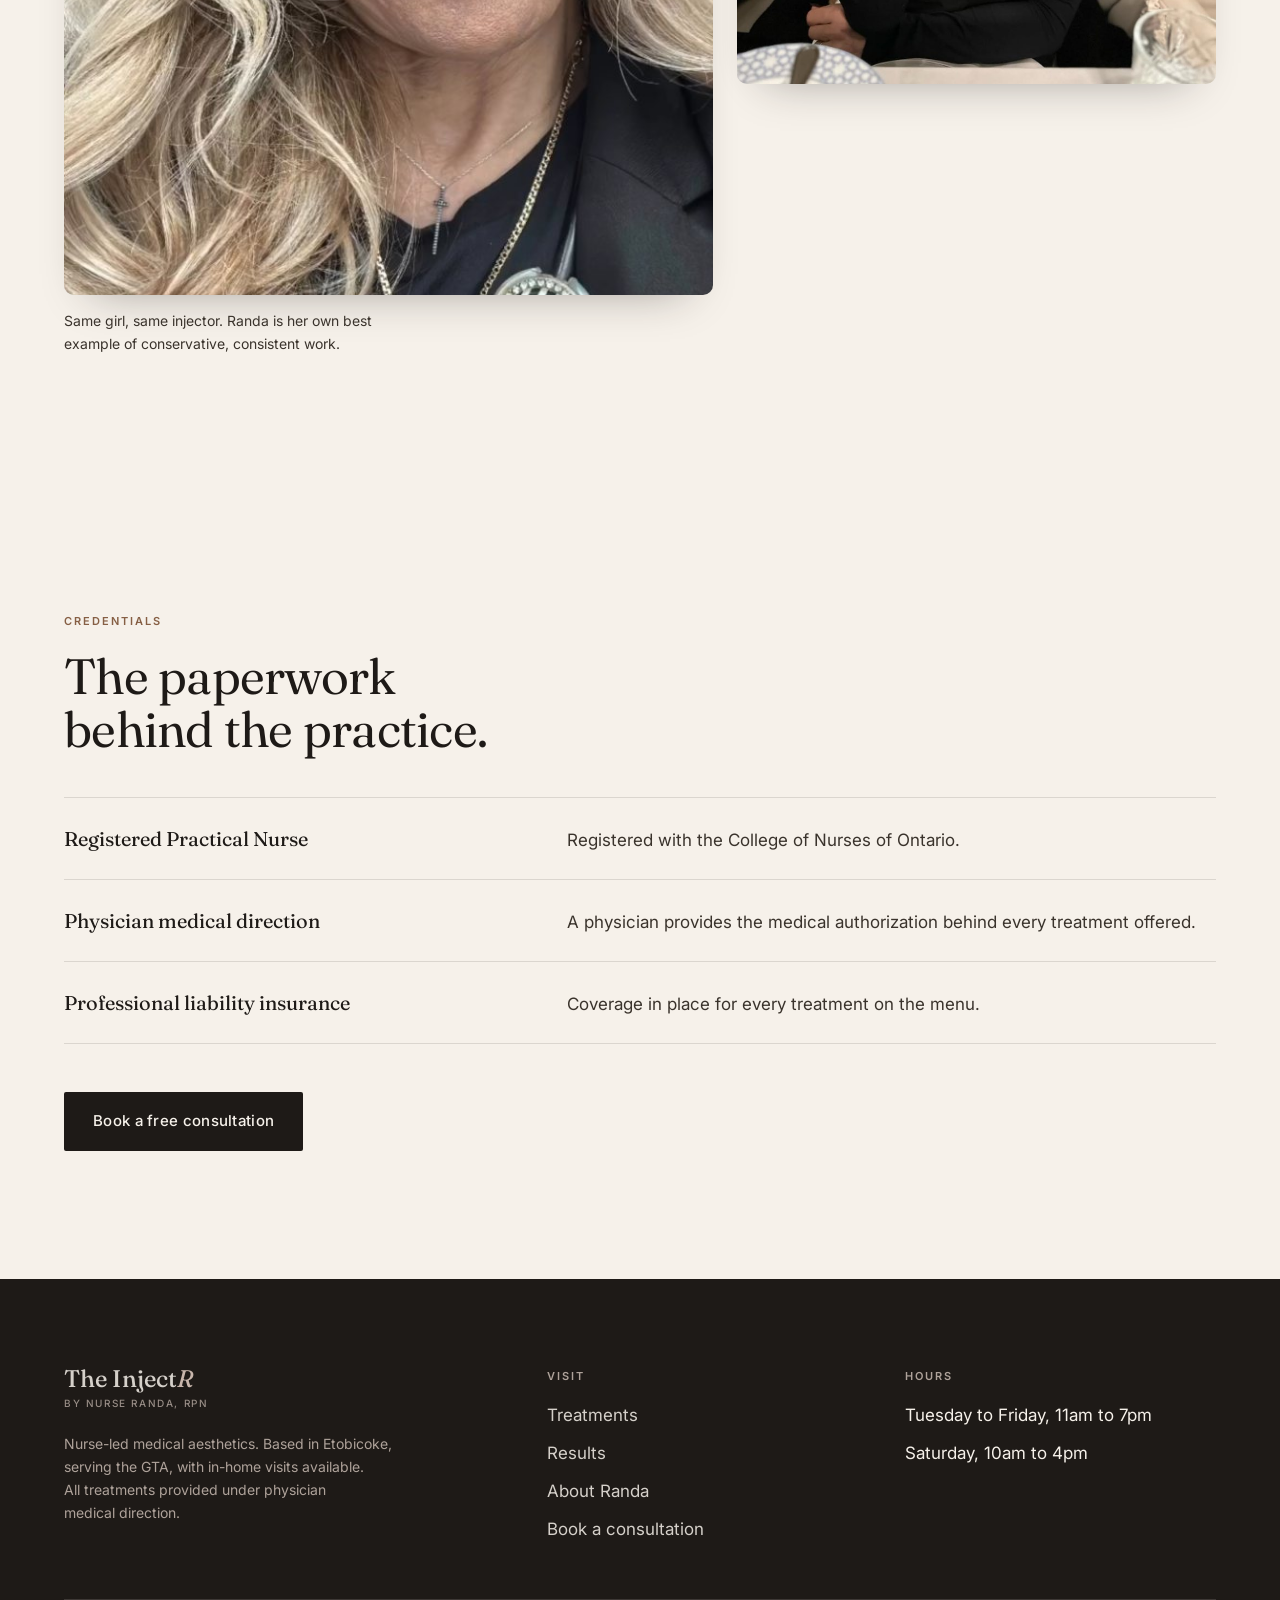
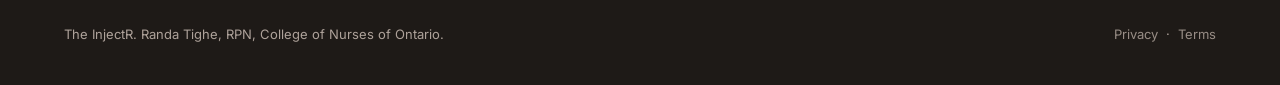
<file: about.html>
<!DOCTYPE html>
<html lang="en-CA">
<head>
  <meta charset="UTF-8">
  <meta name="viewport" content="width=device-width, initial-scale=1.0">
  <title>About | Meet Randa Tighe, RPN | The InjectR</title>
  <meta name="description" content="Randa Tighe is a Registered Practical Nurse and the only injector at The InjectR. Every client is assessed and treated by her, under physician medical direction, with full professional liability coverage.">
  <link rel="canonical" href="https://theinjectr.com/about">
  <link rel="preconnect" href="https://fonts.googleapis.com">
  <link rel="preconnect" href="https://fonts.gstatic.com" crossorigin>
  <link href="https://fonts.googleapis.com/css2?family=Fraunces:ital,opsz,wght@0,9..144,300..600;1,9..144,300..600&family=Inter:wght@400;450;500;550;600&display=swap" rel="stylesheet">
  <link rel="stylesheet" href="styles/injectr.css">
  <style>
    .about-hero { padding-block: clamp(3rem, 7vw, 6rem) 0; }
    .about-grid {
      display: grid;
      gap: clamp(2.5rem, 5vw, 4.5rem);
      grid-template-columns: 1fr;
      align-items: start;
    }
    @media (min-width: 880px) {
      .about-grid { grid-template-columns: minmax(0, 5fr) minmax(0, 7fr); }
      .about-portrait { position: sticky; top: 6rem; }
    }
    .about-portrait image-slot { width: 100%; aspect-ratio: 4 / 5; display: block; }
    .about-portrait .portrait-frame {
      width: 100%;
      aspect-ratio: 4 / 5;
      overflow: hidden;
      border-radius: 4px;
      background: var(--oat-deep);
    }
    .about-portrait .portrait-frame img { width: 100%; height: 100%; object-fit: cover; display: block; }

    .about-duo { display: grid; gap: clamp(1rem, 2vw, 1.5rem); grid-template-columns: 1fr; }
    @media (min-width: 720px) { .about-duo { grid-template-columns: 1.15fr 0.85fr; align-items: stretch; } }
    .about-duo figure { margin: 0; }
    .about-duo .duo-frame { border-radius: 10px; overflow: hidden; background: var(--oat-deep); aspect-ratio: 4 / 5; box-shadow: 0 22px 44px -28px rgba(30, 26, 23, 0.42); }
    .about-duo .duo-frame img { width: 100%; height: 100%; object-fit: cover; display: block; transition: transform 760ms var(--ease-out); }
    @media (prefers-reduced-motion: no-preference) { .about-duo .duo-frame:hover img { transform: scale(1.04); } }
    .about-duo figcaption { margin-top: 0.875rem; font-size: 0.875rem; color: var(--ink-soft); max-width: 40ch; }
    .about-portrait .portrait-caption { margin-top: 0.875rem; font-size: 0.875rem; color: var(--grey-1); }

    .about-copy h1 { max-width: 12ch; }
    .about-copy .lede { margin-top: 1.75rem; }
    .about-copy .body-block { margin-top: 2rem; max-width: var(--measure); color: var(--ink-soft); display: grid; gap: 1.25rem; }

    .pull-quote {
      margin: clamp(3rem, 6vw, 4.5rem) 0 0;
      padding: clamp(2rem, 4vw, 3rem) 0;
      border-top: 1px solid var(--line);
      border-bottom: 1px solid var(--line);
    }
    .pull-quote blockquote {
      margin: 0;
      font-family: var(--serif);
      font-style: italic;
      font-size: clamp(1.375rem, 2.6vw, 1.875rem);
      font-weight: 380;
      line-height: 1.4;
      letter-spacing: -0.01em;
      max-width: 26em;
    }
    .pull-quote cite {
      display: block;
      margin-top: 1rem;
      font-family: var(--sans);
      font-style: normal;
      font-size: 0.8125rem;
      letter-spacing: 0.1em;
      text-transform: uppercase;
      color: var(--grey-1);
    }

    .creds { padding-bottom: var(--section-y); }
    .creds-list { list-style: none; margin: 2.5rem 0 0; padding: 0; }
    .creds-list li {
      display: grid;
      gap: 0.375rem 2.5rem;
      padding-block: 1.5rem;
      border-top: 1px solid var(--line);
    }
    .creds-list li:last-child { border-bottom: 1px solid var(--line); }
    @media (min-width: 760px) {
      .creds-list li { grid-template-columns: minmax(0, 5fr) minmax(0, 7fr); align-items: baseline; }
    }
    .creds-list .cred-name { font-family: var(--serif); font-size: 1.25rem; font-weight: 420; }
    .creds-list .cred-detail { color: var(--ink-soft); }
  </style>
</head>
<body>

  <header class="site-header">
    <div class="wrap">
      <a class="lockup" href="index.html" aria-label="The InjectR, home">
        <span class="brand">The Inject<span class="r">R</span></span>
        <span class="credential">by Nurse Randa, RPN</span>
      </a>
      <button class="nav-toggle" aria-expanded="false" aria-controls="site-nav" aria-label="Menu">
        <svg width="22" height="22" viewBox="0 0 22 22" fill="none" stroke="currentColor" stroke-width="1.5"><path d="M2 6h18M2 11h18M2 16h18"></path></svg>
      </button>
      <nav class="site-nav" id="site-nav" aria-label="Main">
        <a href="treatments.html">Treatments</a>
        <a href="results.html">Results</a>
        <a href="about.html" aria-current="page">About</a>
        <a href="contact.html">Contact</a>
        <a class="btn btn-primary" href="contact.html">Book a free consultation</a>
      </nav>
    </div>
  </header>

  <main>

    <section class="about-hero" data-screen-label="Meet Randa">
      <div class="wrap about-grid">
        <div class="about-portrait" data-reveal>
          <div class="portrait-frame">
            <img src="assets/randa-portrait.jpg" width="1024" height="1280" loading="eager" decoding="async" alt="Randa Tighe, RPN, the nurse and only injector at The InjectR, smiling in a dark blazer">
          </div>
          <p class="portrait-caption">Randa Tighe, RPN. The only injector at The InjectR.</p>
        </div>
        <div class="about-copy">
          <p class="eyebrow">About</p>
          <h1>Meet Randa.</h1>
          <p class="lede">Randa Tighe is a Registered Practical Nurse and the only injector at The InjectR. Every client is assessed and treated by her, from the first consultation to the final result.</p>
          <div class="body-block">
            <p>She works under physician medical direction, which means a physician provides the medical authorization behind every treatment on the menu. That oversight, her nursing registration, and full professional liability coverage are the reason to choose a nurse in a field with a lot of unqualified providers.</p>
            <p>Her approach is conservative. She will tell you when a treatment is not right for you, and when doing less will look better. The work she is proudest of is the kind nobody can identify.</p>
          </div>
          <div class="pull-quote" data-reveal>
            <blockquote>"Same girl, same injector. My before photo is only five years old. What changed was my mindset."</blockquote>
            <cite>Randa Tighe, RPN</cite>
          </div>
        </div>
      </div>
    </section>

    <section class="about-gallery" data-screen-label="Randa, in the room">
      <div class="wrap about-duo">
        <figure data-reveal>
          <div class="duo-frame"><img src="assets/img/randa-glow.jpg" loading="lazy" decoding="async" alt="Close-up of Randa, showing her own skin"></div>
          <figcaption>Same girl, same injector. Randa is her own best example of conservative, consistent work.</figcaption>
        </figure>
        <figure data-reveal>
          <div class="duo-frame"><img src="assets/img/randa-lifestyle.jpg" loading="lazy" decoding="async" alt="Randa out of the studio"></div>
        </figure>
      </div>
    </section>

    <section class="creds" data-screen-label="Credentials">
      <div class="wrap" data-reveal>
        <p class="eyebrow">Credentials</p>
        <h2 style="max-width: 16ch;">The paperwork behind the practice.</h2>
        <ul class="creds-list">
          <li>
            <span class="cred-name">Registered Practical Nurse</span>
            <span class="cred-detail">Registered with the College of Nurses of Ontario.</span>
          </li>
          <li>
            <span class="cred-name">Physician medical direction</span>
            <span class="cred-detail">A physician provides the medical authorization behind every treatment offered.</span>
          </li>
          <li>
            <span class="cred-name">Professional liability insurance</span>
            <span class="cred-detail">Coverage in place for every treatment on the menu.</span>
          </li>
        </ul>
        <p style="margin-top: 3rem;"><a class="btn btn-primary" href="contact.html">Book a free consultation</a></p>
      </div>
    </section>

  </main>

  <footer class="site-footer">
    <div class="wrap">
      <div class="footer-grid">
        <div>
          <a class="lockup" href="index.html">
            <span class="brand">The Inject<span class="r">R</span></span>
            <span class="credential">by Nurse Randa, RPN</span>
          </a>
          <p class="footer-note">Nurse-led medical aesthetics. Based in Etobicoke, serving the GTA, with in-home visits available. All treatments provided under physician medical direction.</p>
        </div>
        <div>
          <h4>Visit</h4>
          <ul>
            <li><a href="treatments.html">Treatments</a></li>
            <li><a href="results.html">Results</a></li>
            <li><a href="about.html">About Randa</a></li>
            <li><a href="contact.html">Book a consultation</a></li>
          </ul>
        </div>
        <div>
          <h4>Hours</h4>
          <ul>
            <li>Tuesday to Friday, 11am to 7pm</li>
            <li>Saturday, 10am to 4pm</li>
          </ul>
        </div>
      </div>
      <div class="footer-base">
        <span>The InjectR. Randa Tighe, RPN, College of Nurses of Ontario.</span>
        <span><a href="privacy.html">Privacy</a> &nbsp;&middot;&nbsp; <a href="terms.html">Terms</a></span>
      </div>
    </div>
  </footer>

  <script src="scripts/site.js"></script>
</body>
</html>
</file>
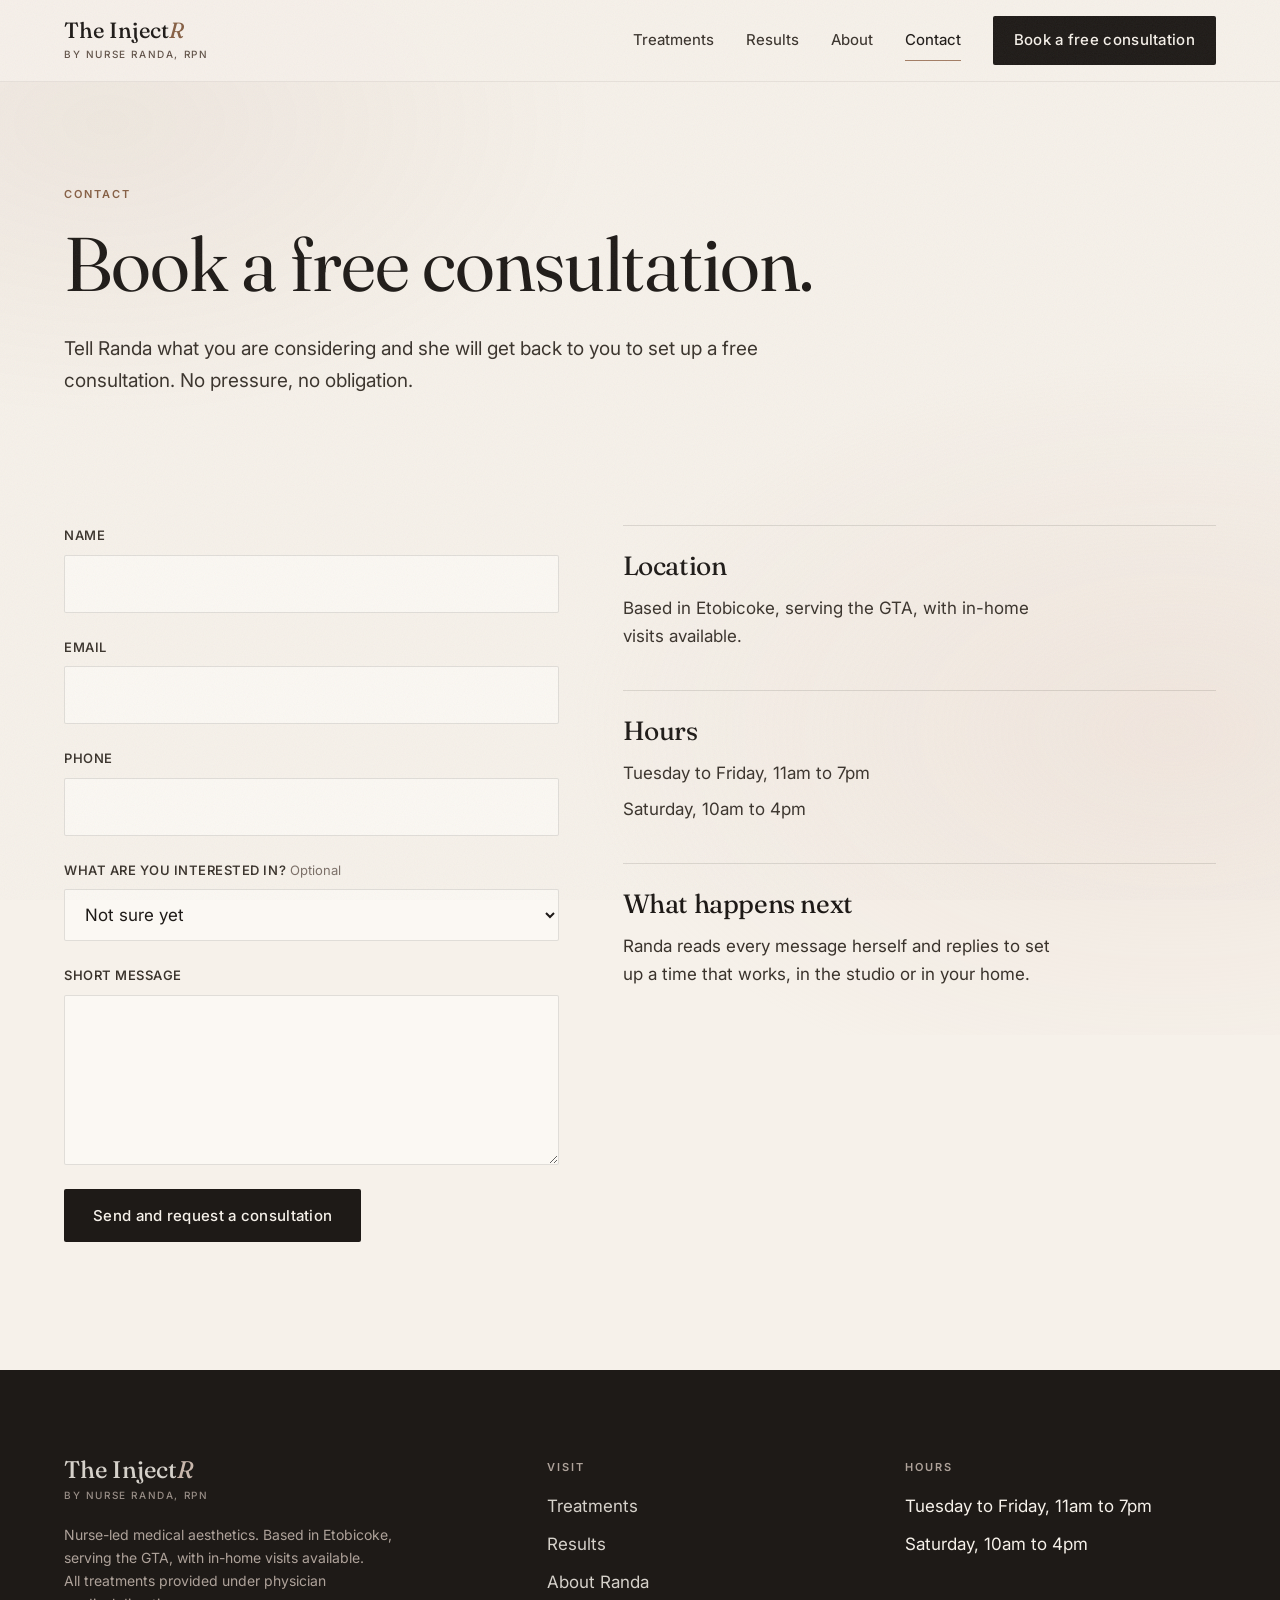
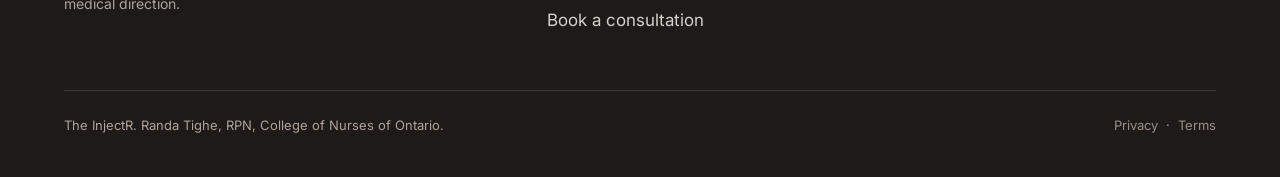
<file: contact.html>
<!DOCTYPE html>
<html lang="en-CA">
<head>
  <meta charset="UTF-8">
  <meta name="viewport" content="width=device-width, initial-scale=1.0">
  <title>Contact | Book a Free Consultation | The InjectR</title>
  <meta name="description" content="Book a free consultation with Randa Tighe, RPN, at The InjectR. Based in Etobicoke, serving the GTA, with in-home visits available. No pressure, no obligation.">
  <link rel="canonical" href="https://theinjectr.com/contact">
  <link rel="preconnect" href="https://fonts.googleapis.com">
  <link rel="preconnect" href="https://fonts.gstatic.com" crossorigin>
  <link href="https://fonts.googleapis.com/css2?family=Fraunces:ital,opsz,wght@0,9..144,300..600;1,9..144,300..600&family=Inter:wght@400;450;500;550;600&display=swap" rel="stylesheet">
  <link rel="stylesheet" href="styles/injectr.css">
  <style>
    .contact-grid {
      display: grid;
      gap: clamp(2.5rem, 5vw, 4.5rem);
      grid-template-columns: 1fr;
      align-items: start;
    }
    @media (min-width: 880px) {
      .contact-grid { grid-template-columns: minmax(0, 5fr) minmax(0, 6fr); }
    }
    .contact-form { display: grid; gap: 1.5rem; max-width: 36rem; }
    .contact-form .form-note {
      background: var(--clay-wash);
      border-radius: 2px;
      padding: 1.25rem 1.5rem;
      color: var(--ink);
      outline: none;
    }
    .contact-aside { display: grid; gap: 2.5rem; }
    .contact-aside .info-block { border-top: 1px solid var(--line); padding-top: 1.5rem; }
    .contact-aside h3 { margin-bottom: 0.75rem; }
    .contact-aside p { color: var(--ink-soft); max-width: 40ch; }
    .hours-list { list-style: none; margin: 0; padding: 0; display: grid; gap: 0.5rem; color: var(--ink-soft); }
  </style>
</head>
<body>

  <header class="site-header">
    <div class="wrap">
      <a class="lockup" href="index.html" aria-label="The InjectR, home">
        <span class="brand">The Inject<span class="r">R</span></span>
        <span class="credential">by Nurse Randa, RPN</span>
      </a>
      <button class="nav-toggle" aria-expanded="false" aria-controls="site-nav" aria-label="Menu">
        <svg width="22" height="22" viewBox="0 0 22 22" fill="none" stroke="currentColor" stroke-width="1.5"><path d="M2 6h18M2 11h18M2 16h18"></path></svg>
      </button>
      <nav class="site-nav" id="site-nav" aria-label="Main">
        <a href="treatments.html">Treatments</a>
        <a href="results.html">Results</a>
        <a href="about.html">About</a>
        <a href="contact.html" aria-current="page">Contact</a>
        <a class="btn btn-primary" href="contact.html">Book a free consultation</a>
      </nav>
    </div>
  </header>

  <main>

    <section class="page-hero" style="padding-bottom: 0;" data-screen-label="Contact hero">
      <div class="wrap">
        <p class="eyebrow">Contact</p>
        <h1>Book a free consultation.</h1>
        <p class="lede">Tell Randa what you are considering and she will get back to you to set up a free consultation. No pressure, no obligation.</p>
      </div>
    </section>

    <section data-screen-label="Contact form">
      <div class="wrap contact-grid">

        <form class="contact-form" data-contact-form data-reveal>
          <div class="field">
            <label for="cf-name">Name</label>
            <input id="cf-name" name="name" type="text" autocomplete="name" required>
          </div>
          <div class="field">
            <label for="cf-email">Email</label>
            <input id="cf-email" name="email" type="email" autocomplete="email" required>
          </div>
          <div class="field">
            <label for="cf-phone">Phone</label>
            <input id="cf-phone" name="phone" type="tel" autocomplete="tel" required>
          </div>
          <div class="field">
            <label for="cf-interest">What are you interested in? <span class="optional">Optional</span></label>
            <select id="cf-interest" name="interest">
              <option value="" selected>Not sure yet</option>
              <option value="injectables">Injectables</option>
              <option value="regenerative">Regenerative (PRP)</option>
              <option value="wellness">Skin and body wellness</option>
              <option value="assessment">Full facial assessment</option>
            </select>
          </div>
          <div class="field">
            <label for="cf-message">Short message</label>
            <textarea id="cf-message" name="message" rows="5"></textarea>
          </div>
          <div>
            <button class="btn btn-primary" type="submit">Send and request a consultation</button>
          </div>
          <p class="form-note" data-form-note tabindex="-1" hidden>Thank you. Randa will get back to you to set up your free consultation.</p>
        </form>

        <aside class="contact-aside">
          <div class="info-block">
            <h3>Location</h3>
            <p>Based in Etobicoke, serving the GTA, with in-home visits available.</p>
          </div>
          <div class="info-block">
            <h3>Hours</h3>
            <ul class="hours-list">
              <li>Tuesday to Friday, 11am to 7pm</li>
              <li>Saturday, 10am to 4pm</li>
            </ul>
          </div>
          <div class="info-block">
            <h3>What happens next</h3>
            <p>Randa reads every message herself and replies to set up a time that works, in the studio or in your home.</p>
          </div>
        </aside>

      </div>
    </section>

  </main>

  <footer class="site-footer">
    <div class="wrap">
      <div class="footer-grid">
        <div>
          <a class="lockup" href="index.html">
            <span class="brand">The Inject<span class="r">R</span></span>
            <span class="credential">by Nurse Randa, RPN</span>
          </a>
          <p class="footer-note">Nurse-led medical aesthetics. Based in Etobicoke, serving the GTA, with in-home visits available. All treatments provided under physician medical direction.</p>
        </div>
        <div>
          <h4>Visit</h4>
          <ul>
            <li><a href="treatments.html">Treatments</a></li>
            <li><a href="results.html">Results</a></li>
            <li><a href="about.html">About Randa</a></li>
            <li><a href="contact.html">Book a consultation</a></li>
          </ul>
        </div>
        <div>
          <h4>Hours</h4>
          <ul>
            <li>Tuesday to Friday, 11am to 7pm</li>
            <li>Saturday, 10am to 4pm</li>
          </ul>
        </div>
      </div>
      <div class="footer-base">
        <span>The InjectR. Randa Tighe, RPN, College of Nurses of Ontario.</span>
        <span><a href="privacy.html">Privacy</a> &nbsp;&middot;&nbsp; <a href="terms.html">Terms</a></span>
      </div>
    </div>
  </footer>

  <script src="scripts/image-slot.js"></script>
  <script src="scripts/site.js"></script>
</body>
</html>
</file>
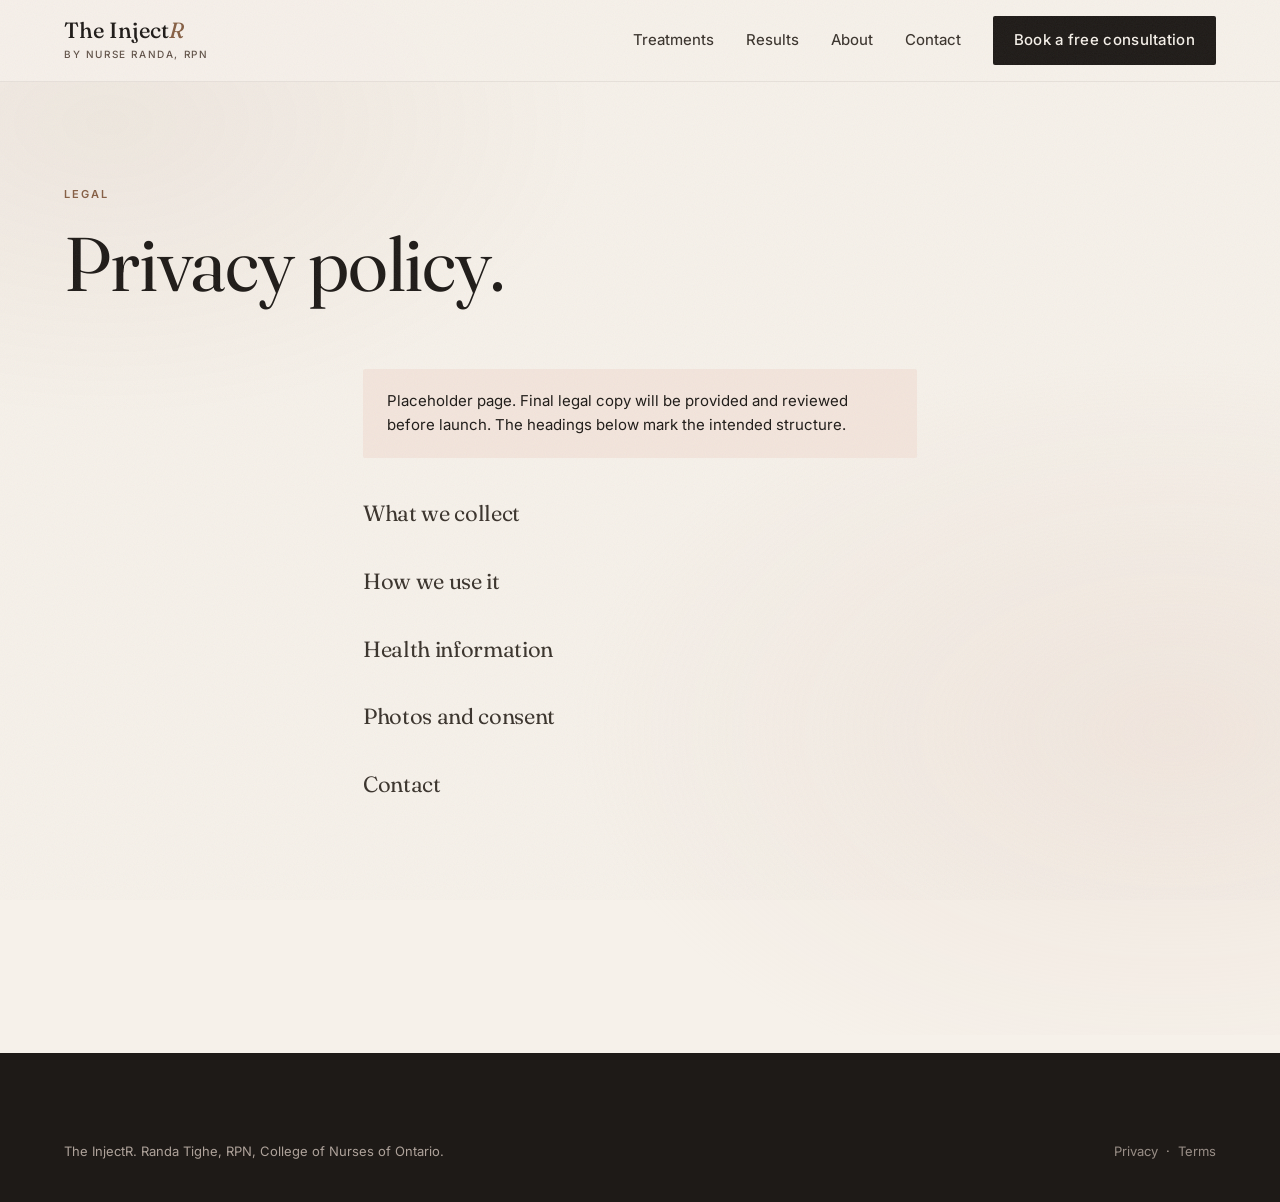
<file: privacy.html>
<!DOCTYPE html>
<html lang="en-CA">
<head>
  <meta charset="UTF-8">
  <meta name="viewport" content="width=device-width, initial-scale=1.0">
  <title>Privacy Policy | The InjectR</title>
  <meta name="description" content="Privacy policy for The InjectR, a nurse-led medical aesthetics practice based in Etobicoke and serving the GTA.">
  <link rel="canonical" href="https://theinjectr.com/privacy">
  <link rel="preconnect" href="https://fonts.googleapis.com">
  <link rel="preconnect" href="https://fonts.gstatic.com" crossorigin>
  <link href="https://fonts.googleapis.com/css2?family=Fraunces:ital,opsz,wght@0,9..144,300..600;1,9..144,300..600&family=Inter:wght@400;450;500;550;600&display=swap" rel="stylesheet">
  <link rel="stylesheet" href="styles/injectr.css">
  <style>
    .legal-body { max-width: var(--measure); display: grid; gap: 1.25rem; color: var(--ink-soft); padding-bottom: var(--section-y); }
    .legal-body h2 { font-size: 1.375rem; margin-top: 1.5rem; }
    .pending {
      background: var(--clay-wash);
      border-radius: 2px;
      padding: 1.25rem 1.5rem;
      color: var(--ink);
      font-size: 0.9375rem;
    }
  </style>
</head>
<body>

  <header class="site-header">
    <div class="wrap">
      <a class="lockup" href="index.html" aria-label="The InjectR, home">
        <span class="brand">The Inject<span class="r">R</span></span>
        <span class="credential">by Nurse Randa, RPN</span>
      </a>
      <button class="nav-toggle" aria-expanded="false" aria-controls="site-nav" aria-label="Menu">
        <svg width="22" height="22" viewBox="0 0 22 22" fill="none" stroke="currentColor" stroke-width="1.5"><path d="M2 6h18M2 11h18M2 16h18"></path></svg>
      </button>
      <nav class="site-nav" id="site-nav" aria-label="Main">
        <a href="treatments.html">Treatments</a>
        <a href="results.html">Results</a>
        <a href="about.html">About</a>
        <a href="contact.html">Contact</a>
        <a class="btn btn-primary" href="contact.html">Book a free consultation</a>
      </nav>
    </div>
  </header>

  <main>
    <section class="page-hero" data-screen-label="Privacy">
      <div class="wrap">
        <p class="eyebrow">Legal</p>
        <h1>Privacy policy.</h1>
      </div>
    </section>
    <section style="padding-top: 0;">
      <div class="wrap legal-body">
        <p class="pending">Placeholder page. Final legal copy will be provided and reviewed before launch. The headings below mark the intended structure.</p>
        <h2>What we collect</h2>
        <h2>How we use it</h2>
        <h2>Health information</h2>
        <h2>Photos and consent</h2>
        <h2>Contact</h2>
      </div>
    </section>
  </main>

  <footer class="site-footer">
    <div class="wrap">
      <div class="footer-base" style="margin-top: 0; border-top: 0; padding-top: 0;">
        <span>The InjectR. Randa Tighe, RPN, College of Nurses of Ontario.</span>
        <span><a href="privacy.html">Privacy</a> &nbsp;&middot;&nbsp; <a href="terms.html">Terms</a></span>
      </div>
    </div>
  </footer>

  <script src="scripts/site.js"></script>
</body>
</html>
</file>
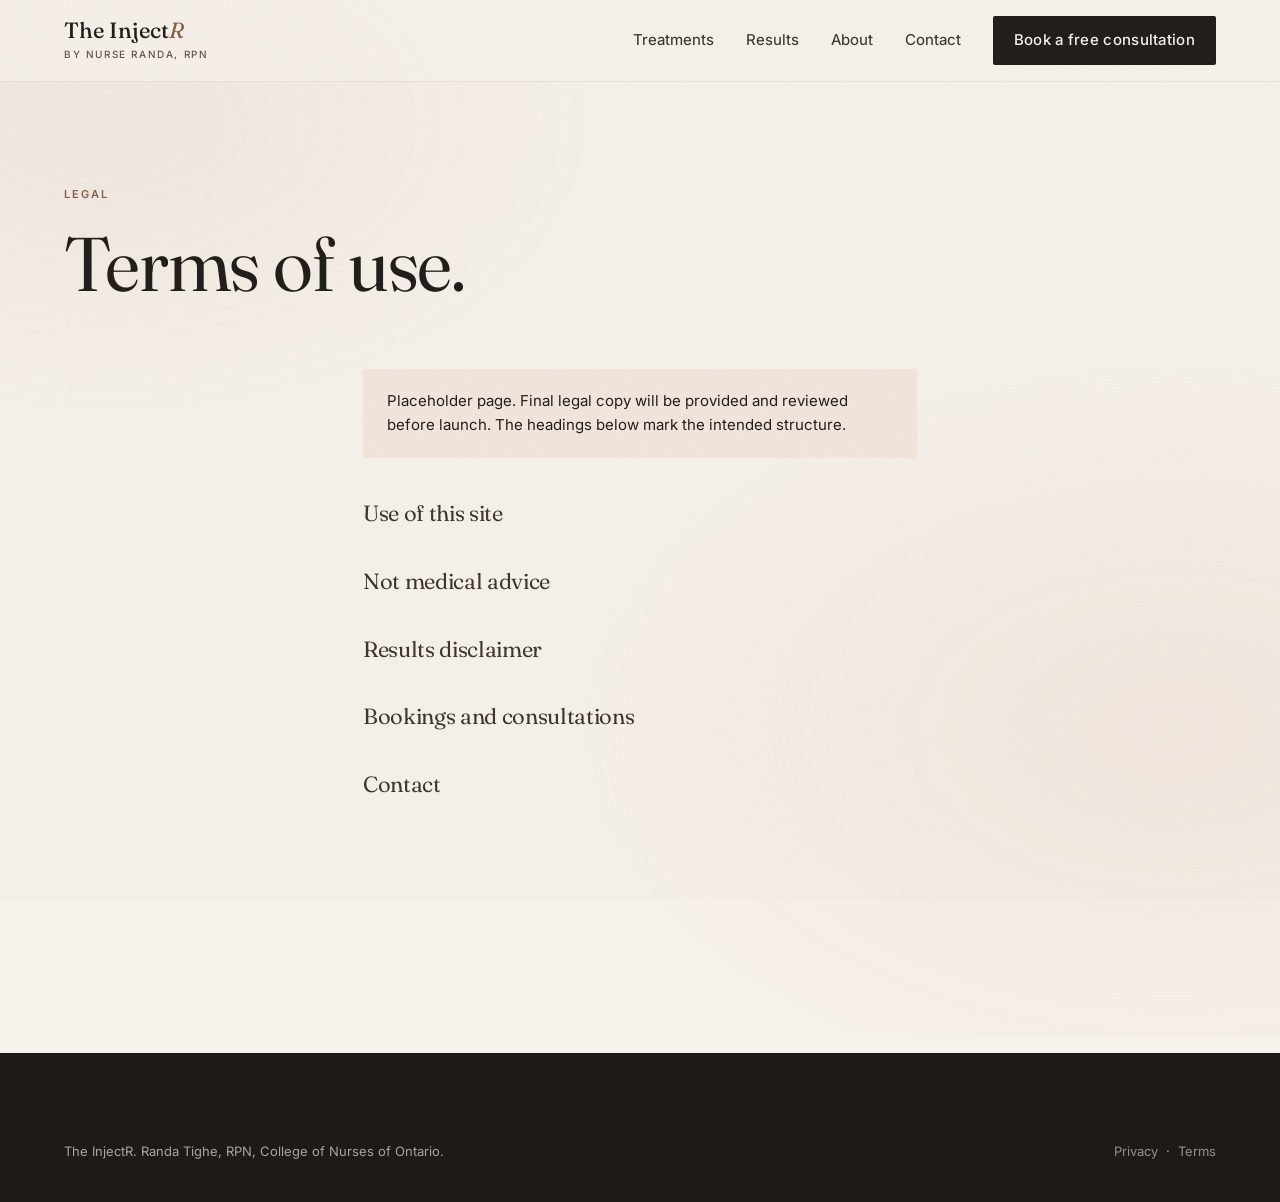
<file: terms.html>
<!DOCTYPE html>
<html lang="en-CA">
<head>
  <meta charset="UTF-8">
  <meta name="viewport" content="width=device-width, initial-scale=1.0">
  <title>Terms of Use | The InjectR</title>
  <meta name="description" content="Terms of use for The InjectR, a nurse-led medical aesthetics practice based in Etobicoke and serving the GTA.">
  <link rel="canonical" href="https://theinjectr.com/terms">
  <link rel="preconnect" href="https://fonts.googleapis.com">
  <link rel="preconnect" href="https://fonts.gstatic.com" crossorigin>
  <link href="https://fonts.googleapis.com/css2?family=Fraunces:ital,opsz,wght@0,9..144,300..600;1,9..144,300..600&family=Inter:wght@400;450;500;550;600&display=swap" rel="stylesheet">
  <link rel="stylesheet" href="styles/injectr.css">
  <style>
    .legal-body { max-width: var(--measure); display: grid; gap: 1.25rem; color: var(--ink-soft); padding-bottom: var(--section-y); }
    .legal-body h2 { font-size: 1.375rem; margin-top: 1.5rem; }
    .pending {
      background: var(--clay-wash);
      border-radius: 2px;
      padding: 1.25rem 1.5rem;
      color: var(--ink);
      font-size: 0.9375rem;
    }
  </style>
</head>
<body>

  <header class="site-header">
    <div class="wrap">
      <a class="lockup" href="index.html" aria-label="The InjectR, home">
        <span class="brand">The Inject<span class="r">R</span></span>
        <span class="credential">by Nurse Randa, RPN</span>
      </a>
      <button class="nav-toggle" aria-expanded="false" aria-controls="site-nav" aria-label="Menu">
        <svg width="22" height="22" viewBox="0 0 22 22" fill="none" stroke="currentColor" stroke-width="1.5"><path d="M2 6h18M2 11h18M2 16h18"></path></svg>
      </button>
      <nav class="site-nav" id="site-nav" aria-label="Main">
        <a href="treatments.html">Treatments</a>
        <a href="results.html">Results</a>
        <a href="about.html">About</a>
        <a href="contact.html">Contact</a>
        <a class="btn btn-primary" href="contact.html">Book a free consultation</a>
      </nav>
    </div>
  </header>

  <main>
    <section class="page-hero" data-screen-label="Terms">
      <div class="wrap">
        <p class="eyebrow">Legal</p>
        <h1>Terms of use.</h1>
      </div>
    </section>
    <section style="padding-top: 0;">
      <div class="wrap legal-body">
        <p class="pending">Placeholder page. Final legal copy will be provided and reviewed before launch. The headings below mark the intended structure.</p>
        <h2>Use of this site</h2>
        <h2>Not medical advice</h2>
        <h2>Results disclaimer</h2>
        <h2>Bookings and consultations</h2>
        <h2>Contact</h2>
      </div>
    </section>
  </main>

  <footer class="site-footer">
    <div class="wrap">
      <div class="footer-base" style="margin-top: 0; border-top: 0; padding-top: 0;">
        <span>The InjectR. Randa Tighe, RPN, College of Nurses of Ontario.</span>
        <span><a href="privacy.html">Privacy</a> &nbsp;&middot;&nbsp; <a href="terms.html">Terms</a></span>
      </div>
    </div>
  </footer>

  <script src="scripts/site.js"></script>
</body>
</html>
</file>
<file: styles/injectr.css>
/* ============================================================
   THE INJECTR — shared stylesheet
   Warm editorial luxury. Oat canvas, warm ink, clay accent.
   Mobile-first. All motion no-ops under prefers-reduced-motion.
   ============================================================ */

:root {
  --oat: #F6F1EA;
  --oat-deep: #EFE7DC;
  --oat-card: #FBF8F3;
  --ink: #1E1A17;
  --ink-soft: #3A332C;
  --clay: oklch(0.62 0.06 55);
  --clay-deep: oklch(0.52 0.065 55);
  --clay-wash: oklch(0.93 0.02 55);
  --blush: #E7D3C7;
  --grey-1: oklch(0.45 0.025 55);
  --grey-2: oklch(0.55 0.02 55);
  --grey-3: oklch(0.72 0.018 55);
  --line: rgba(30, 26, 23, 0.12);
  --line-soft: rgba(30, 26, 23, 0.07);
  --serif: "Fraunces", "Georgia", serif;
  --sans: "Inter", -apple-system, "Segoe UI", sans-serif;
  --measure: 62ch;
  --wrap: 80rem;
  --gutter: clamp(1.25rem, 5vw, 4.5rem);
  --section-y: clamp(4rem, 10vw, 8.5rem);
  --ease-out: cubic-bezier(0.22, 1, 0.36, 1);
}

/* ============================================================
   LARGE-SCREEN SCALE-UP
   Phones and laptops are untouched (mobile-first). On big external
   and ultrawide monitors the content band widens and the whole type +
   spacing scale grows with the root font-size, so the site fills the
   screen instead of sitting in a narrow column with dead margins.
   ============================================================ */
@media (min-width: 1500px) {
  :root { --wrap: 1380px; }
  html { font-size: 17px; }
}
@media (min-width: 1800px) {
  :root { --wrap: 1560px; }
  html { font-size: 18px; }
}
@media (min-width: 2200px) {
  :root { --wrap: 1820px; }
  html { font-size: 19.5px; }
}
@media (min-width: 2800px) {
  :root { --wrap: 2180px; }
  html { font-size: 21.5px; }
}

* { box-sizing: border-box; }

html { scroll-behavior: smooth; background: var(--oat); }
@media (prefers-reduced-motion: reduce) {
  html { scroll-behavior: auto; }
}

body {
  margin: 0;
  background: transparent;
  color: var(--ink);
  font-family: var(--sans);
  font-size: 1.0625rem;
  line-height: 1.65;
  -webkit-font-smoothing: antialiased;
  text-rendering: optimizeLegibility;
}

::selection { background: var(--blush); color: var(--ink); }

img { max-width: 100%; display: block; }

/* ---------- Type ---------- */

h1, h2, h3, .serif {
  font-family: var(--serif);
  font-weight: 380;
  line-height: 1.08;
  letter-spacing: -0.015em;
  margin: 0;
  text-wrap: balance;
}

h1 { font-size: clamp(2.5rem, 6.5vw, 4.75rem); }
h2 { font-size: clamp(1.9rem, 4vw, 3.1rem); }
h3 { font-size: clamp(1.3rem, 2.2vw, 1.65rem); font-weight: 420; line-height: 1.2; }

p { margin: 0; text-wrap: pretty; }

.eyebrow {
  font-family: var(--sans);
  font-size: 0.6875rem;
  font-weight: 600;
  letter-spacing: 0.18em;
  text-transform: uppercase;
  color: var(--clay-deep);
  margin: 0 0 1.25rem;
}

.lede {
  font-size: clamp(1.0625rem, 1.6vw, 1.1875rem);
  line-height: 1.7;
  color: var(--ink-soft);
  max-width: var(--measure);
}

.muted { color: var(--grey-1); }
.small { font-size: 0.875rem; line-height: 1.6; }

em.accent { font-style: italic; color: var(--clay-deep); }

/* ---------- Layout primitives ---------- */

.wrap {
  max-width: var(--wrap, 80rem);
  margin-inline: auto;
  padding-inline: var(--gutter);
}

section { padding-block: var(--section-y); }

.rule-top { border-top: 1px solid var(--line); }

/* ---------- Buttons & links ---------- */

.btn {
  display: inline-flex;
  align-items: center;
  gap: 0.625rem;
  font-family: var(--sans);
  font-size: 0.9375rem;
  font-weight: 500;
  letter-spacing: 0.02em;
  text-decoration: none;
  border-radius: 2px;
  padding: 1rem 1.75rem;
  min-height: 44px;
  border: 1px solid transparent;
  cursor: pointer;
  transition: background-color 200ms var(--ease-out), color 200ms var(--ease-out), border-color 200ms var(--ease-out);
}

.btn-primary { background: var(--ink); color: var(--oat); }
.btn-primary:hover { background: var(--clay-deep); color: #fff; }

.btn-ghost { background: transparent; color: var(--ink); border-color: var(--ink); }
.btn-ghost:hover { background: var(--ink); color: var(--oat); }

.btn-light { background: var(--oat); color: var(--ink); }
.btn-light:hover { background: var(--blush); }

.text-link {
  color: var(--ink);
  font-weight: 500;
  text-decoration: none;
  border-bottom: 1px solid var(--clay);
  padding-bottom: 2px;
  transition: color 200ms var(--ease-out), border-color 200ms var(--ease-out);
}
.text-link:hover { color: var(--clay-deep); border-bottom-color: var(--clay-deep); }

/* ---------- Header ---------- */

.site-header {
  position: sticky;
  top: 0;
  z-index: 50;
  background: rgba(246, 241, 234, 0.95);
  border-bottom: 1px solid var(--line-soft);
}

.site-header .wrap {
  display: flex;
  align-items: center;
  justify-content: space-between;
  gap: 1.5rem;
  padding-block: 1rem;
}

.lockup { text-decoration: none; color: var(--ink); display: block; }
.lockup .brand {
  display: block;
  font-family: var(--serif);
  font-weight: 460;
  font-size: 1.375rem;
  line-height: 1;
  letter-spacing: 0.005em;
}
.lockup .brand .r { font-style: italic; color: var(--clay-deep); }
.lockup .credential {
  display: block;
  font-size: 0.625rem;
  font-weight: 500;
  letter-spacing: 0.16em;
  text-transform: uppercase;
  color: var(--grey-1);
  margin-top: 0.3rem;
}

.site-nav { display: flex; align-items: center; gap: 2rem; }
.site-nav a:not(.btn) {
  font-size: 0.9375rem;
  font-weight: 450;
  color: var(--ink-soft);
  text-decoration: none;
  padding: 0.5rem 0;
  border-bottom: 1px solid transparent;
  transition: color 200ms var(--ease-out), border-color 200ms var(--ease-out);
}
.site-nav a:not(.btn):hover { color: var(--ink); }
.site-nav a[aria-current="page"] { color: var(--ink); border-bottom-color: var(--clay); }
.site-nav .btn { padding: 0.7rem 1.25rem; min-height: 0; }

.nav-toggle {
  display: none;
  background: none;
  border: 0;
  padding: 0.625rem;
  margin: -0.625rem;
  cursor: pointer;
  color: var(--ink);
}

@media (max-width: 860px) {
  .nav-toggle { display: block; }
  .site-nav {
    display: none;
    position: absolute;
    inset: 100% 0 auto 0;
    flex-direction: column;
    align-items: flex-start;
    gap: 0;
    background: var(--oat);
    border-bottom: 1px solid var(--line);
    padding: 0.75rem var(--gutter) 1.5rem;
  }
  .site-nav.open { display: flex; }
  .site-nav a:not(.btn) { padding: 0.875rem 0; width: 100%; font-size: 1.0625rem; }
  .site-nav .btn { margin-top: 1rem; }
}

/* ---------- Footer ---------- */

.site-footer {
  background: var(--ink);
  color: var(--oat);
  padding-block: clamp(3.5rem, 7vw, 5.5rem) 2.5rem;
  margin-top: 0;
}

.site-footer .footer-grid {
  display: grid;
  gap: 2.5rem;
  grid-template-columns: 1fr;
}
@media (min-width: 720px) {
  .site-footer .footer-grid { grid-template-columns: 1.4fr 1fr 1fr; gap: 3rem; }
}

.site-footer .lockup .brand { color: var(--oat); font-size: 1.5rem; }
.site-footer .lockup .brand .r { color: var(--blush); }
.site-footer .lockup .credential { color: var(--grey-3); }

.site-footer h4 {
  font-family: var(--sans);
  font-size: 0.6875rem;
  font-weight: 600;
  letter-spacing: 0.18em;
  text-transform: uppercase;
  color: var(--grey-3);
  margin: 0 0 1rem;
}

.site-footer ul { list-style: none; margin: 0; padding: 0; display: grid; gap: 0.625rem; }
.site-footer a { color: var(--oat); text-decoration: none; opacity: 0.85; transition: opacity 200ms var(--ease-out); }
.site-footer a:hover { opacity: 1; }
.site-footer .footer-note { color: var(--grey-3); font-size: 0.875rem; max-width: 38ch; margin-top: 1.25rem; }

.site-footer .footer-base {
  margin-top: 3.5rem;
  padding-top: 1.5rem;
  border-top: 1px solid rgba(246, 241, 234, 0.14);
  display: flex;
  flex-wrap: wrap;
  gap: 0.75rem 2rem;
  justify-content: space-between;
  font-size: 0.8125rem;
  color: var(--grey-3);
}
.site-footer .footer-base a { color: var(--grey-3); }

/* ---------- Before / After slider ---------- */

.ba {
  position: relative;
  overflow: hidden;
  border-radius: 4px;
  --pos: 50%;
  touch-action: pan-y;
  background: var(--oat-deep);
}

.ba .ba-layer { position: absolute; inset: 0; }
.ba .ba-layer image-slot { width: 100%; height: 100%; display: block; }
.ba .ba-layer.ba-base { position: relative; }

.ba .ba-top {
  clip-path: inset(0 calc(100% - var(--pos)) 0 0);
}

.ba .ba-tag {
  position: absolute;
  bottom: 0.875rem;
  font-family: var(--sans);
  font-size: 0.625rem;
  font-weight: 600;
  letter-spacing: 0.16em;
  text-transform: uppercase;
  padding: 0.375rem 0.75rem;
  background: rgba(30, 26, 23, 0.72);
  color: var(--oat);
  border-radius: 2px;
  pointer-events: none;
}
.ba .ba-top .ba-tag { left: 0.875rem; }
.ba .ba-base .ba-tag { right: 0.875rem; }

.ba .ba-handle {
  position: absolute;
  top: 0;
  bottom: 0;
  left: var(--pos);
  width: 0;
  cursor: ew-resize;
  outline: none;
}
.ba .ba-handle::before {
  content: "";
  position: absolute;
  top: 0;
  bottom: 0;
  left: -1px;
  width: 2px;
  background: var(--oat);
  box-shadow: 0 0 0 1px rgba(30, 26, 23, 0.18);
}
.ba .ba-knob {
  position: absolute;
  top: 50%;
  left: 0;
  transform: translate(-50%, -50%);
  width: 48px;
  height: 48px;
  border-radius: 50%;
  background: var(--oat);
  color: var(--ink);
  display: flex;
  align-items: center;
  justify-content: center;
  gap: 3px;
  box-shadow: 0 2px 12px rgba(30, 26, 23, 0.25);
  transition: transform 200ms var(--ease-out);
}
.ba .ba-handle:hover .ba-knob,
.ba .ba-handle:focus-visible .ba-knob { transform: translate(-50%, -50%) scale(1.07); }
.ba .ba-handle:focus-visible .ba-knob { outline: 2px solid var(--clay-deep); outline-offset: 2px; }
.ba .ba-knob svg { width: 18px; height: 18px; }

.ba-caption {
  margin-top: 0.875rem;
  font-size: 0.875rem;
  color: var(--grey-1);
}

/* ---------- FAQ accordion ---------- */

.faq { border-top: 1px solid var(--line); }
.faq details { border-bottom: 1px solid var(--line); }
.faq summary {
  list-style: none;
  cursor: pointer;
  display: flex;
  align-items: baseline;
  justify-content: space-between;
  gap: 1.5rem;
  padding: 1.5rem 0;
  font-family: var(--serif);
  font-size: clamp(1.125rem, 1.8vw, 1.375rem);
  font-weight: 420;
}
.faq summary::-webkit-details-marker { display: none; }
.faq summary .faq-mark {
  flex: none;
  font-family: var(--sans);
  font-size: 1.25rem;
  font-weight: 300;
  color: var(--clay-deep);
  transition: transform 300ms var(--ease-out);
  line-height: 1;
}
.faq details[open] summary .faq-mark { transform: rotate(45deg); }
.faq .faq-body { padding: 0 0 1.75rem; max-width: var(--measure); color: var(--ink-soft); }

/* ---------- Forms ---------- */

.field { display: grid; gap: 0.5rem; }
.field label {
  font-size: 0.8125rem;
  font-weight: 550;
  letter-spacing: 0.04em;
  text-transform: uppercase;
  color: var(--ink-soft);
}
.field input,
.field select,
.field textarea {
  font: inherit;
  color: var(--ink);
  background: var(--oat-card);
  border: 1px solid var(--line);
  border-radius: 2px;
  padding: 0.875rem 1rem;
  min-height: 44px;
  width: 100%;
  transition: border-color 200ms var(--ease-out);
}
.field textarea { resize: vertical; min-height: 8rem; }
.field input:focus,
.field select:focus,
.field textarea:focus {
  outline: none;
  border-color: var(--clay-deep);
  box-shadow: 0 0 0 1px var(--clay-deep);
}
.field .optional { text-transform: none; letter-spacing: 0; font-weight: 400; color: var(--grey-2); }

/* ---------- Scroll reveal (JS adds .reveal-ready; no-JS shows content) ---------- */

@media (prefers-reduced-motion: no-preference) {
  .reveal-ready [data-reveal] {
    opacity: 0;
    transform: translateY(24px);
    transition: opacity 600ms var(--ease-out), transform 600ms var(--ease-out);
  }
  .reveal-ready [data-reveal].is-in { opacity: 1; transform: none; }
}

/* ---------- Shared page hero (interior pages) ---------- */

.page-hero { padding-block: clamp(3.5rem, 8vw, 6.5rem) clamp(2.5rem, 5vw, 4rem); }
.page-hero h1 { max-width: 18ch; }
.page-hero .lede { margin-top: 1.75rem; }

/* ---------- Utility ---------- */

.visually-hidden {
  position: absolute;
  width: 1px; height: 1px;
  margin: -1px; padding: 0;
  overflow: hidden;
  clip: rect(0 0 0 0);
  white-space: nowrap;
  border: 0;
}

/* ---------- Golden-hour ambiance: slow warm glow + faint film grain ---------- */

body::before {
  content: "";
  position: fixed;
  inset: -15%;
  z-index: -1;
  pointer-events: none;
  background:
    radial-gradient(42% 36% at 18% 22%, oklch(0.62 0.06 55 / 0.08), transparent 70%),
    radial-gradient(50% 44% at 82% 74%, rgba(231, 211, 199, 0.35), transparent 72%);
}

@media (prefers-reduced-motion: no-preference) {
  body::before { animation: ambient-drift 48s ease-in-out infinite alternate; }
}
@keyframes ambient-drift {
  from { transform: translate3d(-1.5%, -1%, 0) scale(1); }
  to   { transform: translate3d(1.5%, 1.5%, 0) scale(1.05); }
}

body::after {
  content: "";
  position: fixed;
  inset: 0;
  z-index: 90;
  pointer-events: none;
  opacity: 0.06;
  background-image: url("data:image/svg+xml,%3Csvg xmlns='http://www.w3.org/2000/svg' width='160' height='160'%3E%3Cfilter id='n'%3E%3CfeTurbulence type='fractalNoise' baseFrequency='0.9' numOctaves='2' stitchTiles='stitch'/%3E%3C/filter%3E%3Crect width='160' height='160' filter='url(%23n)'/%3E%3C/svg%3E");
}

/* ---------- Cursor halo (hover devices, reduced-motion off) ---------- */

.cursor-halo {
  position: fixed;
  left: 0;
  top: 0;
  width: 34px;
  height: 34px;
  margin: -17px 0 0 -17px;
  border: 1px solid var(--clay);
  border-radius: 50%;
  pointer-events: none;
  z-index: 95;
  opacity: 0.65;
  transition: width 250ms var(--ease-out), height 250ms var(--ease-out), margin 250ms var(--ease-out), opacity 250ms var(--ease-out), background-color 250ms var(--ease-out);
}
.cursor-halo.on {
  width: 58px;
  height: 58px;
  margin: -29px 0 0 -29px;
  opacity: 1;
  background: oklch(0.62 0.06 55 / 0.1);
}

/* ---------- Areas-served marquee ---------- */

.marquee {
  overflow: hidden;
  padding-block: clamp(2rem, 4vw, 3rem);
  border-block: 1px solid var(--line-soft);
}

.marquee-track { display: flex; width: max-content; }

.marquee-run {
  display: flex;
  align-items: center;
  gap: clamp(1.75rem, 3vw, 2.75rem);
  padding-right: clamp(1.75rem, 3vw, 2.75rem);
  white-space: nowrap;
  font-family: var(--serif);
  font-style: italic;
  font-weight: 340;
  font-size: clamp(1.5rem, 3.2vw, 2.375rem);
  letter-spacing: -0.01em;
  color: var(--grey-2);
}

.marquee-run i {
  flex: none;
  width: 7px;
  height: 7px;
  border-radius: 50%;
  background: var(--clay);
}

@media (prefers-reduced-motion: no-preference) {
  .marquee-track { animation: marquee-roll 56s linear infinite; }
}
@keyframes marquee-roll {
  to { transform: translateX(-50%); }
}

/* ============================================================
   IMAGE-LED TREATMENT CARDS — editorial bento
   Warm-toned placeholders until real photos drop in.
   Calm hover: gentle image zoom, label lift, soft warm overlay.
   ============================================================ */

/* Warm placeholder + zoom plumbing for any <image-slot> used as card art.
   Per-card tone is set with --ph on the element. */
image-slot::part(frame) {
  background: var(--ph, var(--oat-deep));
  transition: transform 760ms var(--ease-out);
}
image-slot::part(ring) { border-color: rgba(30, 26, 23, 0.18); }
/* In a card, lift the empty-state caption clear of the bottom label overlay */
.tcard image-slot::part(empty) { justify-content: flex-start; padding-top: 14%; }

.bento {
  display: grid;
  grid-template-columns: repeat(2, 1fr);
  gap: clamp(0.8rem, 1.5vw, 1.4rem);
}
@media (min-width: 720px)  { .bento { grid-template-columns: repeat(3, 1fr); } }
@media (min-width: 1080px) { .bento { grid-template-columns: repeat(4, 1fr); } }

.tcard {
  position: relative;
  overflow: hidden;
  border-radius: 10px;
  background: var(--oat-deep);
  isolation: isolate;
  aspect-ratio: 4 / 5;
}
.tcard > image-slot {
  position: absolute;
  inset: 0;
  width: 100%;
  height: 100%;
  display: block;
}
/* Video card art — fills the card the same way the image-slot does */
.tcard-media {
  position: absolute;
  inset: 0;
  width: 100%;
  height: 100%;
  object-fit: cover;
  display: block;
  z-index: 0;
  transition: transform 760ms var(--ease-out);
}

/* Uniform portrait cards — every treatment shares the same 4/5 frame so
   the low-resolution media crops consistently and never into a wide sliver.
   The legacy size classes (s-feature, s-wide, etc.) are intentionally inert. */

/* Warm scrim so the label is legible over any photo (and over placeholders) */
.tcard-scrim {
  position: absolute;
  inset: 0;
  z-index: 2;
  pointer-events: none;
  background:
    linear-gradient(to top, rgba(30, 26, 23, 0.62) 0%, rgba(30, 26, 23, 0.16) 38%, rgba(30, 26, 23, 0) 64%);
  transition: opacity 500ms var(--ease-out);
}
/* Soft warm wash that blooms on hover */
.tcard::after {
  content: "";
  position: absolute;
  inset: 0;
  z-index: 2;
  pointer-events: none;
  opacity: 0;
  background: linear-gradient(150deg, oklch(0.62 0.06 55 / 0.22), oklch(0.78 0.05 30 / 0.14));
  mix-blend-mode: multiply;
  transition: opacity 500ms var(--ease-out);
}

.tcard-label {
  position: absolute;
  left: 0;
  right: 0;
  bottom: 0;
  z-index: 3;
  padding: clamp(1rem, 2vw, 1.75rem);
  color: var(--oat);
  pointer-events: none;
  transition: transform 460ms var(--ease-out);
}
.tcard-label h3 {
  color: var(--oat);
  font-weight: 400;
  letter-spacing: -0.01em;
  text-wrap: balance;
}
.tcard-label h3 { font-size: clamp(1.15rem, 1.5vw, 1.4rem); }
.tcard-label .line {
  margin-top: 0.4rem;
  max-width: 34ch;
  font-size: 0.9375rem;
  line-height: 1.5;
  color: rgba(246, 241, 234, 0.82);
  text-wrap: pretty;
}
.tcard-label .note-pill {
  display: inline-block;
  margin-top: 0.75rem;
  font-family: var(--sans);
  font-size: 0.625rem;
  font-weight: 600;
  letter-spacing: 0.16em;
  text-transform: uppercase;
  color: var(--oat);
  border: 1px solid rgba(246, 241, 234, 0.5);
  border-radius: 999px;
  padding: 0.3rem 0.7rem;
}

/* Quiet "learn more" affordance — the only interactive bit, so drops still
   land on the rest of the card. */
.tcard-more {
  display: inline-flex;
  align-items: center;
  gap: 0.45rem;
  margin-top: 0.9rem;
  pointer-events: auto;
  font-family: var(--sans);
  font-size: 0.8125rem;
  font-weight: 550;
  letter-spacing: 0.04em;
  color: var(--oat);
  text-decoration: none;
  opacity: 0.82;
  transition: opacity 300ms var(--ease-out), gap 300ms var(--ease-out);
}
.tcard-more svg { width: 14px; height: 14px; transition: transform 360ms var(--ease-out); }
.tcard-more:hover { opacity: 1; }

@media (prefers-reduced-motion: no-preference) {
  .tcard:hover image-slot::part(frame) { transform: scale(1.055); }
  .tcard:hover .tcard-media { transform: scale(1.055); }
  .tcard:hover .tcard-label { transform: translateY(-6px); }
  .tcard:hover .tcard-more { gap: 0.7rem; }
  .tcard:hover .tcard-more svg { transform: translate(3px, -3px); }
}
.tcard:hover::after { opacity: 1; }
.tcard:focus-within .tcard-more { opacity: 1; }
.tcard-more:focus-visible { outline: 2px solid var(--oat); outline-offset: 3px; border-radius: 2px; }

@media (max-width: 460px) {
  .bento { grid-template-columns: 1fr; }
}
</file>
